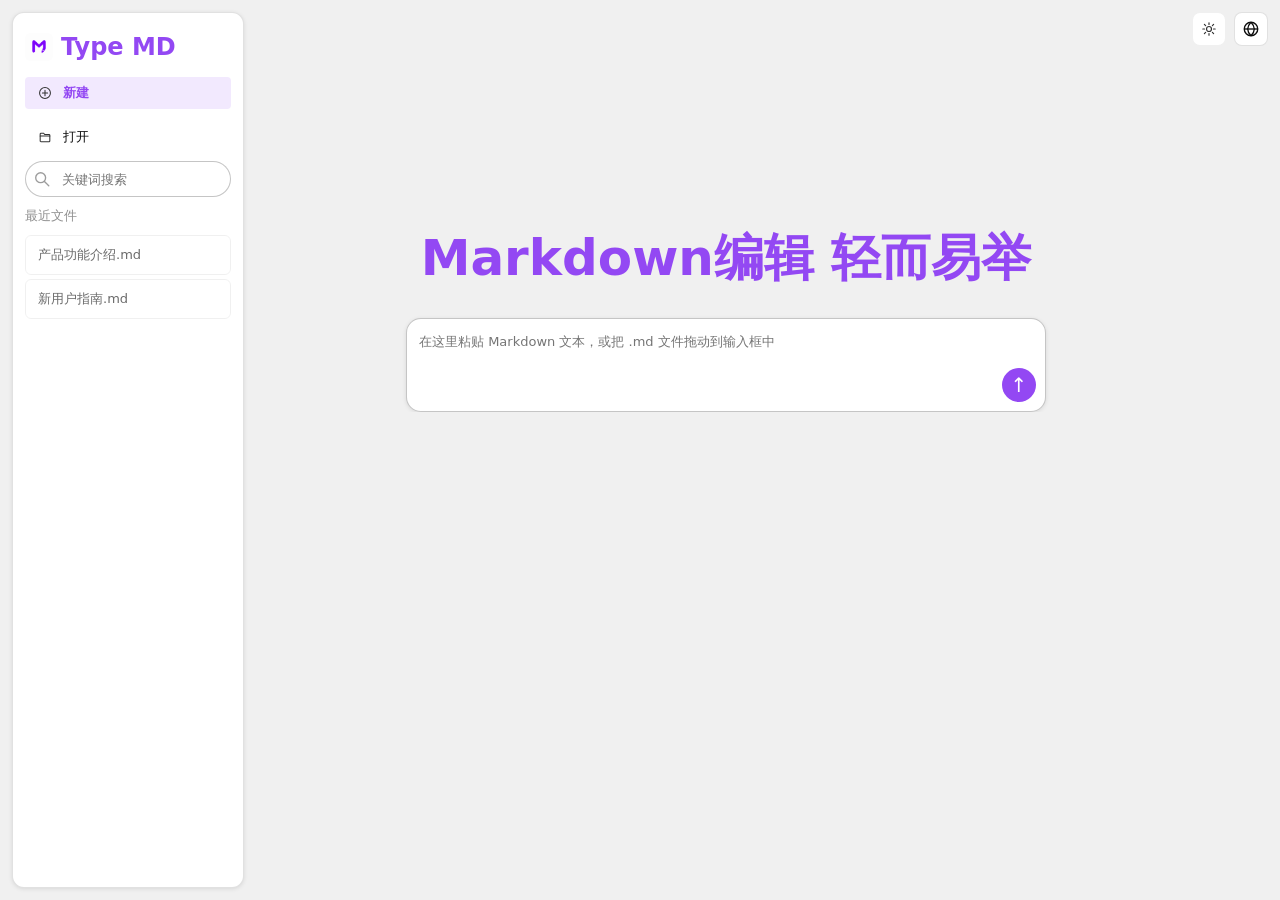
<file: index.html>
<!doctype html>
<html lang="zh-CN">
  <head>
    <meta charset="UTF-8" />
    <meta name="viewport" content="width=device-width, initial-scale=1.0" />
    <title>Markdown Editor</title>
    <style>
      @import url("./style_skill/tokens.css");
      @import url("./style_skill/reset.css");
      @import url("./style_skill/button.css");
      @import url("./style_skill/segmented.css");
      @import url("./style_skill/navigation-sidebar.css");

      :root {
        --app-color-public-normal: rgba(var(--app-color-indigo-6), 1);
        --app-color-public-hover: rgba(var(--app-color-indigo-5), 1);
        --app-color-public-pressed: rgba(var(--app-color-indigo-7), 1);
        --app-color-state-pressed-public: rgba(var(--app-color-indigo-6), 0.12);

        --app-space-1: 4px;
        --app-space-2: 8px;
        --app-space-3: 12px;
        --app-space-4: 16px;
        --app-space-5: 20px;
        --app-space-6: 24px;
        --app-control-height-m: 34px;
        --app-icon-size-m: 16px;
        --app-icon-size-s: 14px;
        --app-fmt-icon-size: 22px;
        --app-input-radius: 15px;
        --app-statusbar-height: 40px;
        --app-content-bottom-gap: 52px;
        --app-code-line-height: 1.7;
        --app-format-active-bg: rgba(var(--app-color-blue-6), 1);
        --app-icon-stroke-m: 1.6;
        --app-dark-control-bg: color-mix(in srgb, var(--app-color-fill-light) 66%, #000 34%);
        --app-dark-control-bg-hover: color-mix(in srgb, var(--app-color-fill-light) 76%, #000 24%);
        --app-dark-icon-filter: brightness(0) invert(0.92);
      }

      [data-theme="dark"] {
        --app-color-public-normal: rgba(var(--app-color-indigo-7), 1);
        --app-color-public-hover: rgba(var(--app-color-indigo-8), 1);
        --app-color-public-pressed: rgba(var(--app-color-indigo-6), 1);
        --app-format-active-bg: rgba(var(--app-color-blue-5), 1);
        --app-color-text-primary: #ffffff;
        --app-color-text-secondary: #ffffff;
        --app-color-text-tertiary: rgba(255, 255, 255, 0.82);
        --app-color-icon-primary: #ffffff;
        --app-color-icon-secondary: #ffffff;
        --app-color-line-heavy: #3f3f3f;
        --app-color-line-medium: #3f3f3f;
        --app-color-line-regular: #3f3f3f;
        --app-color-line-light: #3f3f3f;
        --app-box-shadow-small: none;
        --app-box-shadow-middle: 0 8px 20px rgba(0, 0, 0, 0.45);
      }

      [data-theme="dark"] .sidebar,
      [data-theme="dark"] .topbar,
      [data-theme="dark"] .workspace,
      [data-theme="dark"] .statusbar {
        border-color: #3f3f3f;
        background: color-mix(in srgb, var(--app-color-fill-base) 86%, #000 14%);
        box-shadow: none;
      }

      [data-theme="dark"] .theme-toggle,
      [data-theme="dark"] .view-icon-btn,
      [data-theme="dark"] .action-icon-btn.plain,
      [data-theme="dark"] .icon-btn {
        color: var(--app-color-text-primary);
      }

      [data-theme="dark"] .view-icon-btn,
      [data-theme="dark"] .action-icon-btn.plain,
      [data-theme="dark"] .theme-toggle {
        border-color: #3f3f3f;
        background: var(--app-dark-control-bg);
      }

      [data-theme="dark"] .icon-btn:hover,
      [data-theme="dark"] .action-icon-btn.plain:hover,
      [data-theme="dark"] .view-icon-btn:hover,
      [data-theme="dark"] .theme-toggle:hover,
      [data-theme="dark"] .recent-item:hover,
      [data-theme="dark"] .recent-item.is-menu-open,
      [data-theme="dark"] .recent-menu-item:hover,
      [data-theme="dark"] .export-menu button:hover,
      [data-theme="dark"] .recent-submenu button:hover {
        background: var(--app-dark-control-bg-hover);
      }

      [data-theme="dark"] .tool-icon,
      [data-theme="dark"] .fmt-icon,
      [data-theme="dark"] .view-icon,
      [data-theme="dark"] .action-icon {
        filter: var(--app-dark-icon-filter);
      }

      [data-theme="dark"] .icon-btn.is-active .fmt-icon {
        filter: brightness(0) invert(1);
      }

      [data-theme="dark"] input,
      [data-theme="dark"] textarea,
      [data-theme="dark"] select,
      [data-theme="dark"] .recent-title,
      [data-theme="dark"] .recent-item,
      [data-theme="dark"] .recent-item-more,
      [data-theme="dark"] .recent-empty,
      [data-theme="dark"] .muted,
      [data-theme="dark"] .statusbar,
      [data-theme="dark"] .app-navigation-item,
      [data-theme="dark"] #previewHost,
      [data-theme="dark"] #editorHost .cm-editor,
      [data-theme="dark"] #editorHost .cm-content,
      [data-theme="dark"] #editorHost .cm-line {
        color: #ffffff;
        caret-color: #ffffff;
      }

      [data-theme="dark"] .app-navigation-item.is-active {
        color: var(--app-color-public-normal);
      }

      [data-theme="dark"] input::placeholder,
      [data-theme="dark"] textarea::placeholder {
        color: rgba(255, 255, 255, 0.82);
        opacity: 1;
      }

      [data-theme="dark"] .input-search input,
      [data-theme="dark"] .hero-dropzone textarea,
      [data-theme="dark"] .recent-rename-input,
      [data-theme="dark"] .recent-item {
        border-color: #3f3f3f;
        color: #ffffff;
        background: color-mix(in srgb, var(--app-color-fill-base) 90%, #000 10%);
      }

      [data-theme="dark"] .hero-dropzone textarea {
        box-shadow: none;
      }

      [data-theme="dark"] .input-search::before,
      [data-theme="dark"] .app-navigation-item__icon img {
        filter: var(--app-dark-icon-filter);
      }

      [data-theme="dark"] .app-navigation-item.is-active .app-navigation-item__icon img {
        filter: brightness(0) invert(1);
      }

      [data-theme="dark"] .recent-menu,
      [data-theme="dark"] .recent-submenu,
      [data-theme="dark"] .export-menu,
      [data-theme="dark"] .lang-menu {
        border-color: var(--app-color-line-medium);
        background: color-mix(in srgb, var(--app-color-fill-base) 88%, #000 12%);
      }

      [data-theme="dark"] #previewHost pre {
        border-color: var(--app-color-line-medium);
        background: color-mix(in srgb, var(--app-color-fill-light) 70%, #000 30%);
      }

      [data-theme="dark"] #previewHost blockquote {
        border-left-color: var(--app-color-public-normal);
        background: color-mix(in srgb, var(--app-color-fill-light) 68%, #000 32%);
        color: var(--app-color-text-secondary);
      }

      [data-theme="dark"] #previewHost th {
        background: color-mix(in srgb, var(--app-color-fill-light) 74%, #000 26%);
      }

      [data-theme="dark"] #previewHost th,
      [data-theme="dark"] #previewHost td {
        border-color: var(--app-color-line-medium);
      }

      [data-theme="dark"] #editorHost .cm-gutters {
        border-right-color: var(--app-color-line-medium);
        background: color-mix(in srgb, var(--app-color-fill-base) 90%, #000 10%);
      }

      [data-theme="dark"] .icon-btn.is-inactive .fmt-icon {
        opacity: 0.35;
      }

      body {
        margin: 0;
        font-family: var(--app-font-family);
        font-size: var(--app-font-size-base);
        line-height: var(--app-font-line-height-base);
        color: var(--app-color-text-primary);
        background: var(--app-color-background-base);
        height: 100vh;
        overflow: hidden;
      }

      .app {
        height: 100%;
        min-height: 0;
        display: grid;
        grid-template-columns: 232px 1fr;
        grid-template-rows: minmax(0, 1fr);
        gap: var(--app-space-3);
        padding: var(--app-space-3);
      }

      .sidebar {
        border: 1px solid var(--app-color-line-regular);
        border-radius: var(--app-border-radius-extra-large);
        background: var(--app-color-fill-base);
        box-shadow: var(--app-box-shadow-small);
        padding: var(--app-space-4) var(--app-space-3);
        display: flex;
        flex-direction: column;
        gap: var(--app-space-3);
        min-height: 0;
        height: 100%;
        overflow: hidden;
      }

      .brand {
        display: flex;
        align-items: center;
        gap: var(--app-space-2);
        cursor: pointer;
      }

      .brand:focus-visible {
        outline: none;
        box-shadow: var(--app-box-shadow-glow);
        border-radius: var(--app-border-radius-middle);
      }

      .brand img {
        width: 28px;
        height: 28px;
        border-radius: var(--app-border-radius-middle);
        object-fit: contain;
      }

      .brand h1 {
        margin: 0;
        color: var(--app-color-public-normal);
        font-size: var(--app-font-size-xx-large);
        line-height: var(--app-font-line-height-xx-large);
        font-weight: var(--app-font-weight-bold);
      }

      .side-actions {
        display: flex;
        flex-direction: column;
        gap: var(--app-space-2);
        flex: 1;
        min-height: 0;
        overflow: hidden;
      }

      .side-actions .app-navigation-item {
        width: 100%;
        justify-content: flex-start;
        gap: 10px;
        padding-left: var(--app-space-3);
      }

      .app-navigation-item__icon svg {
        width: var(--app-icon-size-s);
        height: var(--app-icon-size-s);
        stroke: currentColor;
        fill: none;
        stroke-width: 1.4;
        stroke-linecap: round;
        stroke-linejoin: round;
      }

      .app-navigation-item__icon img,
      .app-button-prefix-icon img {
        width: var(--app-icon-size-s);
        height: var(--app-icon-size-s);
        display: block;
      }

      .input-search {
        position: relative;
      }

      .input-search input {
        width: 100%;
        height: 36px;
        border: 1px solid var(--app-color-line-medium);
        border-radius: var(--app-border-radius-circle);
        background: var(--app-color-fill-base);
        color: var(--app-color-text-primary);
        font-size: var(--app-font-size-sub-base);
        line-height: var(--app-line-height-base);
        padding: 0 var(--app-space-3) 0 36px;
      }

      .input-search::before {
        content: "";
        width: 18px;
        height: 18px;
        position: absolute;
        left: var(--app-space-2);
        top: 9px;
        background: no-repeat center / contain url("./style_skill/icons/magnifier.svg");
        opacity: var(--app-opacity-icon-hover);
      }

      .recent-title {
        color: var(--app-color-text-tertiary);
        font-size: var(--app-font-size-sub-base);
        line-height: var(--app-line-height-base);
        flex-shrink: 0;
      }

      select,
      textarea,
      input {
        border: 1px solid var(--app-color-line-medium);
        border-radius: var(--app-border-radius-large);
        background: var(--app-color-fill-base);
        color: var(--app-color-text-primary);
        font-family: var(--app-font-family);
        font-size: var(--app-font-size-sub-base);
        line-height: var(--app-line-height-base);
      }

      textarea,
      select {
        padding: var(--app-space-2) var(--app-space-3);
      }

      input:focus-visible,
      select:focus-visible,
      textarea:focus-visible,
      .app-button:focus-visible,
      .app-navigation-item:focus-visible {
        outline: none;
        border-color: var(--app-color-line-public);
        box-shadow: var(--app-box-shadow-glow);
      }

      .muted {
        color: var(--app-color-text-tertiary);
        font-size: var(--app-font-size-small);
        line-height: var(--app-line-height-small);
      }

      .content {
        height: 100%;
        min-height: 0;
        position: relative;
        display: grid;
        grid-template-rows: auto auto minmax(0, 1fr);
        gap: var(--app-space-3);
        overflow: hidden;
        padding-bottom: var(--app-content-bottom-gap);
      }

      .initial-header {
        display: flex;
        justify-content: flex-end;
        align-items: center;
        gap: var(--app-space-2);
      }

      .theme-toggle {
        width: var(--app-control-height-m);
        height: var(--app-control-height-m);
        border-radius: var(--app-border-radius-large);
        border: 1px solid var(--app-color-line-light);
        background: #ffffff;
        display: inline-flex;
        align-items: center;
        justify-content: center;
      }

      .theme-toggle:hover {
        background: #ffffff;
        border-color: var(--app-color-line-regular);
      }

      .theme-icon {
        width: 18px;
        height: 18px;
      }

      .tool-icon {
        width: var(--app-icon-size-m);
        height: var(--app-icon-size-m);
        display: block;
      }

      [data-theme="dark"] .theme-toggle {
        background: transparent;
        border-color: var(--app-color-line-medium);
      }

      [data-theme="dark"] .theme-toggle:hover {
        background: transparent;
        border-color: var(--app-color-line-regular);
      }

      .topbar {
        border: 1px solid var(--app-color-line-regular);
        border-radius: var(--app-border-radius-extra-large);
        background: var(--app-color-fill-base);
        box-shadow: var(--app-box-shadow-small);
        padding: var(--app-space-3);
        display: grid;
        grid-template-columns: auto 1fr auto;
        align-items: center;
        gap: var(--app-space-3);
      }

      .topbar-group {
        display: flex;
        align-items: center;
        flex-wrap: wrap;
        gap: var(--app-space-2);
      }

      .icon-toolbar {
        display: flex;
        align-items: center;
        gap: 6px;
      }

      .icon-toolbar.hidden {
        display: none;
      }

      .icon-btn {
        width: var(--app-control-height-m);
        height: var(--app-control-height-m);
        border: none;
        border-radius: var(--app-border-radius-small);
        background: transparent;
        color: var(--app-color-text-primary);
        font-size: var(--app-font-size-sub-base);
        line-height: 1;
        display: inline-flex;
        align-items: center;
        justify-content: center;
        cursor: pointer;
        position: relative;
      }

      .icon-btn:hover {
        background: var(--app-color-state-hover);
      }

      .icon-btn.is-active {
        background: var(--app-format-active-bg);
      }

      .icon-btn.is-active .fmt-icon {
        filter: brightness(0) invert(1);
      }

      .fmt-icon {
        width: var(--app-fmt-icon-size);
        height: var(--app-fmt-icon-size);
        display: block;
      }

      #fmtUnderlineBtn .fmt-icon {
        width: 18px;
        height: 18px;
      }

      .icon-btn.is-inactive .fmt-icon {
        opacity: 0.45;
        filter: grayscale(1) saturate(0);
      }

      #fmtCodeBtn.is-active .fmt-icon {
        filter: brightness(0) invert(1);
      }

      .icon-btn[data-tip]:hover::after {
        content: attr(data-tip);
        position: absolute;
        left: 50%;
        top: calc(100% + 8px);
        transform: translateX(-50%);
        min-width: 164px;
        max-width: 220px;
        padding: 6px 8px;
        border-radius: var(--app-border-radius-large);
        background: var(--app-color-feedback-regular);
        color: var(--app-color-text-white);
        font-size: var(--app-font-size-sub-base);
        line-height: var(--app-line-height-small);
        white-space: pre-line;
        box-shadow: var(--app-box-shadow-middle);
        z-index: 20;
        pointer-events: none;
      }

      .icon-btn[data-tip]:hover::before {
        content: "";
        position: absolute;
        left: 50%;
        top: calc(100% + 5px);
        transform: translateX(-50%) rotate(45deg);
        width: 8px;
        height: 8px;
        background: var(--app-color-feedback-regular);
        z-index: 20;
        pointer-events: none;
      }

      .view-icon-btn {
        width: 36px;
        min-width: 36px;
        padding: 0;
      }

      .view-icon {
        width: 16px;
        height: 16px;
      }

      .action-icon-btn {
        width: var(--app-control-height-m);
        min-width: var(--app-control-height-m);
        height: var(--app-control-height-m);
        padding: 0;
      }

      .action-icon-btn.plain {
        border: none;
        background: transparent;
      }

      .action-icon-btn.plain:hover {
        background: var(--app-color-state-hover);
      }

      .action-icon-btn:disabled {
        opacity: 0.45;
        cursor: not-allowed;
        pointer-events: none;
      }

      .action-icon {
        width: var(--app-icon-size-m);
        height: var(--app-icon-size-m);
      }

      .undo-redo-icon {
        width: 16px;
        height: 16px;
        display: block;
      }

      .undo-redo-icon path {
        stroke-width: var(--app-icon-stroke-m);
      }

      .top-action-group {
        position: relative;
      }

      .action-icon-btn.plain.lang-btn {
        width: var(--app-control-height-m);
        min-width: var(--app-control-height-m);
        height: var(--app-control-height-m);
        border: 1px solid var(--app-color-line-regular);
        border-radius: var(--app-border-radius-large);
        background: #ffffff;
        padding: 0;
        display: inline-flex;
        align-items: center;
        justify-content: center;
        color: var(--app-color-text-primary);
      }

      .action-icon-btn.plain.lang-btn:hover {
        background: #ffffff;
        border-color: var(--app-color-line-regular);
      }

      [data-theme="dark"] .action-icon-btn.plain.lang-btn {
        background: transparent;
      }

      [data-theme="dark"] .action-icon-btn.plain.lang-btn:hover {
        background: transparent;
        border-color: var(--app-color-line-regular);
      }

      .lang-btn-icon,
      .lang-btn-caret {
        display: inline-flex;
        align-items: center;
        justify-content: center;
      }

      .lang-btn-icon svg {
        width: 18px;
        height: 18px;
        stroke: currentColor;
        stroke-width: 1.8;
        fill: none;
      }

      .lang-menu {
        position: absolute;
        top: calc(100% + 6px);
        right: 0;
        min-width: 120px;
        border: 1px solid var(--app-color-line-regular);
        border-radius: var(--app-border-radius-middle);
        background: var(--app-color-fill-base);
        box-shadow: var(--app-box-shadow-middle);
        padding: 4px;
        display: none;
        z-index: 12;
      }

      .lang-menu.is-open {
        display: block;
      }

      .lang-menu button {
        width: 100%;
        border: none;
        background: transparent;
        color: var(--app-color-text-primary);
        text-align: left;
        font-size: var(--app-font-size-sub-base);
        line-height: var(--app-line-height-base);
        border-radius: var(--app-border-radius-small);
        padding: 7px 8px;
        cursor: pointer;
      }

      .lang-menu button:hover {
        background: var(--app-color-state-hover);
      }

      .lang-menu button.is-active {
        color: var(--app-color-text-brand);
        background: color-mix(in srgb, var(--app-color-state-hover) 62%, var(--app-color-brand-1) 38%);
      }

      .export-menu {
        position: absolute;
        top: calc(100% + 6px);
        right: 0;
        min-width: 150px;
        border: 1px solid var(--app-color-line-regular);
        border-radius: var(--app-border-radius-middle);
        background: var(--app-color-fill-base);
        box-shadow: var(--app-box-shadow-middle);
        padding: 4px;
        display: none;
        z-index: 12;
      }

      .export-menu.is-open {
        display: block;
      }

      .export-menu button {
        width: 100%;
        border: none;
        background: transparent;
        color: var(--app-color-text-primary);
        text-align: left;
        font-size: var(--app-font-size-sub-base);
        line-height: var(--app-line-height-base);
        border-radius: var(--app-border-radius-small);
        padding: 7px 8px;
        cursor: pointer;
      }

      .export-menu button:hover {
        background: var(--app-color-state-hover);
      }

      .workspace-wrap {
        min-height: 0;
        height: 100%;
        display: grid;
        grid-template-rows: auto 1fr;
        gap: var(--app-space-3);
        overflow: hidden;
      }

      [data-ui-mode="edit"] .workspace-wrap {
        display: flex;
        flex-direction: column;
        flex: 1 1 auto;
        min-height: 0;
        height: auto;
      }

      [data-ui-mode="edit"] .content {
        display: flex;
        flex-direction: column;
        min-height: 0;
      }

      [data-ui-mode="edit"] .topbar {
        flex: 0 0 auto;
      }

      [data-ui-mode="initial"] .workspace-wrap {
        display: flex;
        align-items: center;
        justify-content: center;
        padding-top: 20vh;
      }

      .hero {
        border: none;
        border-radius: var(--app-border-radius-extra-large);
        background: transparent;
        box-shadow: none;
        padding: 0;
        width: min(1040px, 100%);
      }

      .hero h2 {
        margin: 0 0 40px;
        color: var(--app-color-public-normal);
        text-align: center;
        font-size: 50px;
        line-height: var(--app-font-line-height-xxx-large);
        font-weight: var(--app-font-weight-bold);
        transform: translateX(-36px);
      }

      .hero-upload {
        max-width: 640px;
        margin: 0 auto;
        transform: translateX(-36px);
      }

      .hero-dropzone {
        position: relative;
        border: none;
        border-radius: var(--app-border-radius-large);
        padding: 0;
        transition: var(--app-all-transition);
      }

      .hero-dropzone.is-dragover {
        box-shadow: var(--app-box-shadow-glow);
      }

      .hero-dropzone textarea {
        display: block;
        width: 100%;
        min-height: 44px;
        max-height: 180px;
        resize: none;
        border-radius: var(--app-input-radius);
        border: 1px solid var(--app-color-line-medium);
        background: var(--app-color-fill-base);
        padding: var(--app-space-3);
        padding-right: 90px;
        padding-bottom: 36px;
        box-shadow: var(--app-box-shadow-small);
        overflow-y: hidden;
      }

      .hero-dropzone.is-dragover textarea {
        border-color: var(--app-color-line-public);
        min-height: 96px;
      }

      .hero-upload-btn {
        position: absolute;
        right: 10px;
        bottom: 10px;
        z-index: 2;
        width: 34px;
        min-width: 34px;
        height: 34px;
        border-radius: 999px;
        padding: 0;
      }

      .hero-upload-btn .app-button-children {
        font-size: 20px;
        line-height: 1;
      }

      .recent-list {
        display: flex;
        flex-direction: column;
        gap: var(--app-space-1);
        flex: 1;
        min-height: 0;
        overflow-y: auto;
      }

      .recent-item {
        width: 100%;
        text-align: left;
        padding: 0;
        border: 1px solid var(--app-color-line-light);
        border-radius: var(--app-border-radius-middle);
        color: var(--app-color-text-secondary);
        background: transparent;
        font-size: var(--app-font-size-sub-base);
        line-height: var(--app-line-height-base);
        cursor: default;
        position: relative;
      }

      .recent-item:hover,
      .recent-item.is-menu-open {
        background: var(--app-color-state-hover);
      }

      .recent-item-main {
        width: 100%;
        display: grid;
        grid-template-columns: 1fr auto;
        gap: var(--app-space-1);
        align-items: center;
        padding: var(--app-space-2) var(--app-space-2) var(--app-space-2) var(--app-space-3);
        cursor: pointer;
        color: inherit;
      }

      .recent-item-name {
        overflow: hidden;
        white-space: nowrap;
        text-overflow: ellipsis;
        text-align: left;
      }

      .recent-rename-input {
        width: 100%;
        height: 26px;
        border: 1px solid var(--app-color-line-public);
        border-radius: var(--app-border-radius-small);
        padding: 0 6px;
        color: var(--app-color-text-primary);
        font-size: var(--app-font-size-sub-base);
        line-height: 26px;
        background: var(--app-color-fill-base);
      }

      .recent-item-more {
        width: 24px;
        height: 24px;
        border: none;
        border-radius: var(--app-border-radius-small);
        background: transparent;
        color: var(--app-color-text-secondary);
        display: inline-flex;
        align-items: center;
        justify-content: center;
        font-size: 16px;
        line-height: 1;
        cursor: pointer;
      }

      .recent-item-more:hover {
        background: var(--app-color-state-hover);
      }

      .recent-menu {
        position: absolute;
        top: calc(100% + 4px);
        right: 6px;
        width: 172px;
        border: 1px solid var(--app-color-line-regular);
        border-radius: var(--app-border-radius-middle);
        background: var(--app-color-fill-base);
        box-shadow: var(--app-box-shadow-middle);
        padding: 4px;
        display: none;
        z-index: 10;
      }

      .recent-item.is-menu-open .recent-menu {
        display: block;
      }

      .recent-menu-item {
        width: 100%;
        border: none;
        background: transparent;
        color: var(--app-color-text-primary);
        display: flex;
        justify-content: space-between;
        align-items: center;
        padding: 7px 8px;
        border-radius: var(--app-border-radius-small);
        font-size: var(--app-font-size-sub-base);
        line-height: var(--app-line-height-base);
        cursor: pointer;
        text-align: left;
      }

      .recent-menu-item:hover {
        background: var(--app-color-state-hover);
      }

      .recent-menu-item.is-danger {
        color: var(--app-color-error-normal);
      }

      .recent-menu-item.has-submenu {
        position: relative;
      }

      .recent-menu-item.has-submenu::after {
        content: "";
        position: absolute;
        right: -8px;
        top: 0;
        width: 8px;
        height: 100%;
      }

      .recent-submenu {
        position: absolute;
        left: 100%;
        top: -4px;
        width: 120px;
        border: 1px solid var(--app-color-line-regular);
        border-radius: var(--app-border-radius-middle);
        background: var(--app-color-fill-base);
        box-shadow: var(--app-box-shadow-middle);
        padding: 4px;
        display: none;
      }

      .recent-menu-item.has-submenu:hover .recent-submenu {
        display: block;
      }

      .recent-submenu button {
        width: 100%;
        border: none;
        background: transparent;
        color: var(--app-color-text-primary);
        border-radius: var(--app-border-radius-small);
        padding: 7px 8px;
        font-size: var(--app-font-size-sub-base);
        line-height: var(--app-line-height-base);
        text-align: left;
        cursor: pointer;
      }

      .recent-submenu button:hover {
        background: var(--app-color-state-hover);
      }

      .recent-empty {
        color: var(--app-color-text-tertiary);
        font-size: var(--app-font-size-sub-base);
        line-height: var(--app-line-height-base);
        padding: var(--app-space-2) var(--app-space-1);
      }

      .workspace {
        min-height: 0;
        flex: 1 1 auto;
        height: auto;
        display: grid;
        grid-template-columns: 1fr;
        border: 1px solid var(--app-color-line-regular);
        border-radius: var(--app-border-radius-extra-large);
        background: var(--app-color-fill-base);
        box-shadow: var(--app-box-shadow-small);
      }

      .workspace.split {
        grid-template-columns: 1fr 1fr;
      }

      .panel {
        min-width: 0;
        min-height: 0;
        height: 100%;
        border-right: 1px solid var(--app-color-line-regular);
      }

      .panel:last-child {
        border-right: none;
      }

      .panel-header {
        display: none;
      }

      .panel-body {
        height: 100%;
        overflow: auto;
      }

      #editorHost {
        height: 100%;
        min-height: 280px;
      }

      #editorHost .cm-editor {
        height: 100%;
      }

      #editorHost .cm-scroller {
        overflow: auto;
        font-family: ui-monospace, SFMono-Regular, Menlo, Monaco, Consolas, "Liberation Mono", "Courier New", monospace;
        line-height: var(--app-code-line-height);
      }

      #editorHost .cm-gutters {
        padding-left: var(--app-space-2);
      }

      #editorHost .cm-content {
        min-height: 100%;
        caret-color: var(--app-color-text-primary);
        padding: var(--app-space-3) var(--app-space-5) 24px calc(var(--app-space-6) + 2px);
      }

      #editorHost .cm-line {
        padding-right: var(--app-space-2);
      }

      #editorHost .cm-focused {
        outline: none;
      }

      #previewHost {
        padding: var(--app-space-4) var(--app-space-5) var(--app-space-4) calc(var(--app-space-6) + 2px);
        color: var(--app-color-text-primary);
        min-height: 100%;
        outline: none;
      }

      #previewHost.preview-editing {
        box-shadow: inset 0 0 0 1px var(--app-color-line-public);
        border-radius: var(--app-border-radius-middle);
      }

      #previewHost p {
        white-space: pre-wrap;
        margin: 0 0 var(--app-space-2);
      }

      #previewHost p:last-child {
        margin-bottom: 0;
      }

      #previewHost ul,
      #previewHost ol {
        margin: var(--app-space-2) 0;
        padding-left: calc(var(--app-space-6) + 4px);
      }

      #previewHost ol {
        list-style-type: decimal;
      }

      #previewHost ol ol {
        list-style-type: lower-alpha;
      }

      #previewHost ol ol ol {
        list-style-type: lower-roman;
      }

      #previewHost li {
        margin: 2px 0;
      }

      #previewHost h1,
      #previewHost h2,
      #previewHost h3,
      #previewHost h4,
      #previewHost h5,
      #previewHost h6 {
        margin-top: var(--app-space-4);
      }

      #previewHost pre {
        margin: var(--app-space-4) 0;
        overflow: auto;
        border: 1px solid var(--app-color-line-light);
        border-radius: var(--app-border-radius-large);
        background: var(--app-color-fill-light);
        padding: var(--app-space-4);
      }

      #previewHost blockquote {
        margin: var(--app-space-3) 0;
        padding: var(--app-space-1) 0 var(--app-space-1) var(--app-space-3);
        border-left: 3px solid var(--app-color-line-public);
        color: var(--app-color-text-secondary);
        background: color-mix(in srgb, var(--app-color-fill-light) 84%, transparent);
        border-radius: var(--app-border-radius-small);
      }

      #previewHost table {
        width: 100%;
        border-collapse: collapse;
        margin: var(--app-space-4) 0;
      }

      #previewHost th,
      #previewHost td {
        border: 1px solid var(--app-color-line-regular);
        padding: var(--app-space-3) var(--app-space-4);
      }

      .statusbar {
        display: flex;
        justify-content: space-between;
        align-items: center;
        gap: var(--app-space-3);
        height: var(--app-statusbar-height);
        min-height: var(--app-statusbar-height);
        max-height: var(--app-statusbar-height);
        padding: 0 var(--app-space-3);
        border: 1px solid var(--app-color-line-regular);
        border-radius: var(--app-border-radius-extra-large);
        background: var(--app-color-fill-base);
        color: var(--app-color-text-secondary);
        font-size: var(--app-font-size-sub-base);
        line-height: var(--app-line-height-base);
        flex-shrink: 0;
        position: absolute;
        left: 0;
        right: 0;
        bottom: 0;
        z-index: 5;
      }

      .icon-btn:focus-visible,
      .action-icon-btn:focus-visible,
      .theme-toggle:focus-visible,
      .recent-item-more:focus-visible {
        outline: none;
        box-shadow: var(--app-box-shadow-glow);
      }

      .statusbar span {
        overflow: hidden;
        text-overflow: ellipsis;
        white-space: nowrap;
      }

      .statusbar strong {
        color: var(--app-color-text-primary);
        font-weight: var(--app-font-weight-bold);
      }

      .hidden {
        display: none;
      }

      @media (max-width: 1200px) {
        .topbar {
          grid-template-columns: 1fr;
        }
      }

      @media (max-width: 980px) {
        .app {
          grid-template-columns: 1fr;
        }
      }

      @media (max-width: 920px) {
        .workspace.split {
          grid-template-columns: 1fr;
          grid-template-rows: 1fr 1fr;
        }
      }
    </style>
  </head>
  <body data-ui-mode="initial">
    <div class="app">
      <aside class="sidebar">
        <div id="brandHome" class="brand" role="button" tabindex="0" aria-label="返回初始页" title="返回初始页">
          <img
            src="./Logo.png"
            alt="Type MD Logo"
          />
          <h1>Type MD</h1>
        </div>

        <nav class="app-navigation-vertical side-actions">
          <button id="newBtn" class="app-navigation-item is-active">
            <span class="app-navigation-item__icon" aria-hidden="true">
              <img src="./style_skill/icons/insert.svg" alt="" />
            </span>
            <span id="newBtnLabel" class="app-navigation-item__label">新建</span>
          </button>
          <button id="openBtn" class="app-navigation-item">
            <span class="app-navigation-item__icon" aria-hidden="true">
              <img src="./style_skill/icons/folder.svg" alt="" />
            </span>
            <span id="openBtnLabel" class="app-navigation-item__label">打开</span>
          </button>
          <input id="fileInput" class="hidden" type="file" accept=".md,text/markdown,text/plain" />
          <div class="input-search">
            <input
              id="searchInput"
              name="typemd-search"
              type="search"
              placeholder="关键词搜索"
              list="searchHistoryList"
              autocomplete="off"
              autocapitalize="off"
              autocorrect="off"
              spellcheck="false"
            />
            <datalist id="searchHistoryList"></datalist>
          </div>
          <span id="recentTitle" class="recent-title">最近文件</span>
          <div id="recentList" class="recent-list">
            <div class="recent-item" title="docs/产品功能介绍.md">
              <div class="recent-item-main">
                <span class="recent-item-name">产品功能介绍.md</span>
              </div>
            </div>
            <div class="recent-item" title="docs/新用户指南.md">
              <div class="recent-item-main">
                <span class="recent-item-name">新用户指南.md</span>
              </div>
            </div>
          </div>
        </nav>
      </aside>

      <main class="content">
        <header id="initialHeader" class="initial-header">
          <button id="initialThemeBtn" class="theme-toggle" type="button" aria-label="切换亮暗模式">
            <img id="initialThemeIcon" class="theme-icon tool-icon" src="./style_skill/icons/sun_yellow.svg" alt="" />
          </button>
          <div class="top-action-group lang-action-group">
            <button id="initialLangBtn" class="app-button app-button-secondary app-button-m action-icon-btn plain lang-btn" type="button" title="语言" aria-label="语言">
              <span class="lang-btn-icon" aria-hidden="true">
                <svg viewBox="0 0 24 24">
                  <circle cx="12" cy="12" r="9"></circle>
                  <path d="M3 12H21"></path>
                  <path d="M12 3C14.8 5.9 16.4 8.9 16.4 12C16.4 15.1 14.8 18.1 12 21"></path>
                  <path d="M12 3C9.2 5.9 7.6 8.9 7.6 12C7.6 15.1 9.2 18.1 12 21"></path>
                </svg>
              </span>
            </button>
            <div id="initialLangMenu" class="lang-menu">
              <button type="button" data-lang-option="zh">中文</button>
              <button type="button" data-lang-option="en">English</button>
            </div>
          </div>
        </header>

        <header class="topbar hidden">
          <div class="topbar-group">
            <div id="viewSegment" class="app-segmented-controller view-segment" role="tablist" aria-label="编辑视图切换">
              <div id="viewSourceItem" class="app-segmented-item">
                <button id="viewSourceBtn" class="app-button app-button-light app-button-m view-icon-btn" type="button" title="源码视图" aria-label="源码视图">
                  <img class="view-icon tool-icon" src="./style_skill/icons/code_ai.svg" alt="" />
                </button>
              </div>
              <div id="viewPreviewItem" class="app-segmented-item">
                <button id="viewPreviewBtn" class="app-button app-button-light app-button-m view-icon-btn" type="button" title="预览视图" aria-label="预览视图">
                  <img class="view-icon tool-icon" src="./style_skill/icons/eye.svg" alt="" />
                </button>
              </div>
              <div id="viewSplitItem" class="app-segmented-item">
                <button id="viewSplitBtn" class="app-button app-button-light app-button-m view-icon-btn" type="button" title="分栏视图" aria-label="分栏视图">
                  <img class="view-icon tool-icon" src="./style_skill/icons/columns_view_two.svg" alt="" />
                </button>
              </div>
            </div>
          </div>
          <div class="topbar-group">
            <div id="richToolbar" class="icon-toolbar hidden">
              <button id="fmtBoldBtn" class="icon-btn" type="button" aria-label="加粗" data-tip="加粗（⌘B）&#10;Markdown: **文本** 空格"><img class="fmt-icon" src="./style_skill/icons/加粗.svg" alt="" /></button>
              <button id="fmtItalicBtn" class="icon-btn" type="button" aria-label="斜体" data-tip="斜体（⌘I）&#10;Markdown: *文本* 空格"><img class="fmt-icon" src="./style_skill/icons/斜体.svg" alt="" /></button>
              <button id="fmtStrikeBtn" class="icon-btn" type="button" aria-label="删除线" data-tip="删除线（⌘Shift+X）&#10;Markdown: ~~文本~~ 空格"><img class="fmt-icon" src="./style_skill/icons/删除线.svg" alt="" /></button>
              <button id="fmtUnderlineBtn" class="icon-btn" type="button" aria-label="下划线" data-tip="下划线（⌘U）&#10;Markdown: &lt;u&gt;文本&lt;/u&gt;"><img class="fmt-icon" src="./style_skill/icons/下划线.svg" alt="" /></button>
              <button id="fmtOrderedBtn" class="icon-btn" type="button" aria-label="有序列表" data-tip="有序（⌘Shift+U）&#10;Markdown: 1. 空格"><img class="fmt-icon" src="./style_skill/icons/有序.svg" alt="" /></button>
              <button id="fmtUnorderedBtn" class="icon-btn" type="button" aria-label="无序列表" data-tip="无序（⌘Shift+Y）&#10;Markdown: - 空格"><img class="fmt-icon" src="./style_skill/icons/无序列表.svg" alt="" /></button>
              <button id="fmtQuoteBtn" class="icon-btn" type="button" aria-label="引用" data-tip="引用（⌘Shift+&gt;）&#10;Markdown: &gt; 空格"><img class="fmt-icon" src="./style_skill/icons/引用.svg" alt="" /></button>
              <button id="fmtCodeBtn" class="icon-btn is-inactive" type="button" aria-label="行内代码" data-tip="行内代码（Ctrl+E/⌘E）&#10;Markdown: `文本` 空格"><img class="fmt-icon" src="./style_skill/icons/行内代码.svg" alt="" /></button>
            </div>
          </div>
          <div class="topbar-group">
            <div id="historyActions" class="topbar-group hidden">
              <button id="undoBtn" class="app-button app-button-secondary app-button-m action-icon-btn plain" type="button" title="上一步" aria-label="上一步">
                <svg class="undo-redo-icon" viewBox="0 0 24 24" fill="none" aria-hidden="true">
                  <path d="M9 7L4 12L9 17" stroke="currentColor" stroke-width="1.8" stroke-linecap="round" stroke-linejoin="round"></path>
                  <path d="M20 12H4" stroke="currentColor" stroke-width="1.8" stroke-linecap="round"></path>
                </svg>
              </button>
              <button id="redoBtn" class="app-button app-button-secondary app-button-m action-icon-btn plain" type="button" title="下一步" aria-label="下一步">
                <svg class="undo-redo-icon" viewBox="0 0 24 24" fill="none" aria-hidden="true">
                  <path d="M15 7L20 12L15 17" stroke="currentColor" stroke-width="1.8" stroke-linecap="round" stroke-linejoin="round"></path>
                  <path d="M4 12H20" stroke="currentColor" stroke-width="1.8" stroke-linecap="round"></path>
                </svg>
              </button>
            </div>
            <button id="copyBtn" class="app-button app-button-secondary app-button-m action-icon-btn plain" type="button" title="复制" aria-label="复制">
              <img class="action-icon tool-icon" src="./style_skill/icons/copy.svg" alt="" />
            </button>
            <button id="downloadBtn" class="app-button app-button-secondary app-button-m action-icon-btn plain" type="button" title="下载" aria-label="下载">
              <img class="action-icon tool-icon" src="./style_skill/icons/download.svg" alt="" />
            </button>
            <div class="top-action-group export-action-group">
              <button id="exportBtn" class="app-button app-button-secondary app-button-m action-icon-btn plain" type="button" title="导出" aria-label="导出">
                <img class="action-icon tool-icon" src="./style_skill/icons/share_to.svg" alt="" />
              </button>
              <div id="exportMenu" class="export-menu">
                <button type="button" data-export-action="md">.md</button>
                <button type="button" data-export-action="txt">.txt</button>
                <button type="button" data-export-action="pdf">.pdf</button>
                <button type="button" data-export-action="docx">.docx</button>
                <button type="button" data-export-action="html">.html</button>
              </div>
            </div>
            <button id="deleteBtn" class="app-button app-button-light app-button-danger app-button-m action-icon-btn" type="button" title="删除" aria-label="删除">
              <img class="action-icon tool-icon" src="./style_skill/icons/trash_can.svg" alt="" />
            </button>
            <button id="themeBtn" class="theme-toggle" type="button" aria-label="切换亮暗模式">
              <img id="themeIcon" class="theme-icon tool-icon" src="./style_skill/icons/sun_yellow.svg" alt="" />
            </button>
            <div class="top-action-group lang-action-group">
              <button id="langBtn" class="app-button app-button-secondary app-button-m action-icon-btn plain lang-btn" type="button" title="语言" aria-label="语言">
                <span class="lang-btn-icon" aria-hidden="true">
                  <svg viewBox="0 0 24 24">
                    <circle cx="12" cy="12" r="9"></circle>
                    <path d="M3 12H21"></path>
                    <path d="M12 3C14.8 5.9 16.4 8.9 16.4 12C16.4 15.1 14.8 18.1 12 21"></path>
                    <path d="M12 3C9.2 5.9 7.6 8.9 7.6 12C7.6 15.1 9.2 18.1 12 21"></path>
                  </svg>
                </span>
              </button>
              <div id="langMenu" class="lang-menu">
                <button type="button" data-lang-option="zh">中文</button>
                <button type="button" data-lang-option="en">English</button>
              </div>
            </div>
          </div>
        </header>

        <section class="workspace-wrap">
          <div id="hero" class="hero">
            <h2 id="heroTitle">Markdown编辑 轻而易举</h2>
            <div class="hero-upload">
              <div id="dropZone" class="hero-dropzone">
                <textarea id="importInput" placeholder="在这里粘贴 Markdown 文本，或把 .md 文件拖动到输入框中"></textarea>
                <button id="uploadBtn" class="app-button app-button-primary app-button-m hero-upload-btn" type="button">
                  <span class="app-button-children" aria-hidden="true">↑</span>
                </button>
              </div>
            </div>
          </div>

          <section id="workspace" class="workspace split hidden">
            <article id="sourcePanel" class="panel">
              <div id="sourcePanelTitle" class="panel-header">Markdown 源码（可编辑）</div>
              <div class="panel-body">
                <div id="editorHost"></div>
              </div>
            </article>

            <article id="previewPanel" class="panel">
              <div id="previewPanelTitle" class="panel-header">预览（只读）</div>
              <div id="previewBody" class="panel-body">
                <div id="previewHost"></div>
              </div>
            </article>
          </section>
        </section>

        <footer class="statusbar hidden">
          <span id="charCount"><strong>字符数：</strong>0</span>
          <span id="pathText"><strong>路径：</strong>未选择文件</span>
        </footer>
      </main>
    </div>

    <script type="module">
      import { EditorState } from "https://esm.sh/@codemirror/state@6.7.1";
      import { EditorView, keymap, lineNumbers } from "https://esm.sh/@codemirror/view@6.28.2?deps=@codemirror/state@6.7.1";
      import { history, historyKeymap, defaultKeymap } from "https://esm.sh/@codemirror/commands@6.6.0?deps=@codemirror/state@6.7.1";
      import { searchKeymap } from "https://esm.sh/@codemirror/search@6.5.7?deps=@codemirror/state@6.7.1";
      import { markdown } from "https://esm.sh/@codemirror/lang-markdown@6.2.5?deps=@codemirror/state@6.7.1";
      import MarkdownIt from "https://esm.sh/markdown-it@14.1.0";
      import TurndownService from "https://esm.sh/turndown@7.2.0";
      import { gfm } from "https://esm.sh/turndown-plugin-gfm@1.0.2";
      import DOMPurify from "https://esm.sh/dompurify@3.1.6";
      import { jsPDF } from "https://esm.sh/jspdf@2.5.1";
      import { Document, Packer, Paragraph, HeadingLevel } from "https://esm.sh/docx@8.5.0";

      const STORAGE_KEY = "typemd-editor.current";
      const RECENT_KEY = "typemd-editor.recent";
      const SEARCH_HISTORY_KEY = "typemd-editor.search-history";
      const THEME_KEY = "typemd-editor.theme";
      const LANG_KEY = "typemd-editor.lang";
      const defaultDoc = "";
      const PRESET_DOCS = [
        {
          name: "产品功能介绍.md",
          path: "docs/产品功能介绍.md",
          url: "./docs/产品功能介绍.md",
          embedded: [
            "# 产品功能介绍",
            "",
            "## 产品定位",
            "",
            "本地 HTML Markdown 编辑器用于支持「本地优先、结构化写作、快速导出」的办公场景。",
            "",
            "## 已实现核心能力",
            "",
            "- 三视图编辑：`Source / Preview / Split`",
            "- 预览区可编辑并回写 Markdown",
            "- 富文本快捷操作：加粗、斜体、删除线、下划线、列表、引用、行内代码",
            "- 本地导入：文件选择、拖拽导入、粘贴导入",
            "- 多格式导出：`md / txt / html / pdf / docx`",
            "- 中英切换与亮暗主题",
            "",
            "## 适用场景",
            "",
            "1. AI 生成 Markdown 初稿后快速修订",
            "2. 团队内文档标准化编写与导出分发"
          ].join("\n"),
          fallback: "# 产品功能介绍\n\n预设文档加载失败，请检查 docs/产品功能介绍.md。"
        },
        {
          name: "新用户指南.md",
          path: "docs/新用户指南.md",
          url: "./docs/新用户指南.md",
          embedded: [
            "# 新用户指南",
            "",
            "## 1. 快速开始",
            "",
            "### 方式 A：新建文稿",
            "",
            "点击左侧「新建」，立即进入分栏编辑模式。",
            "",
            "### 方式 B：导入本地文件",
            "",
            "- 点击左侧「打开」选择 `.md` 文件",
            "- 或将 `.md` 文件拖拽到首页输入框",
            "",
            "### 方式 C：粘贴导入",
            "",
            "将 Markdown 文本粘贴到首页输入框，点击上传按钮。",
            "",
            "## 2. 编辑与预览",
            "",
            "- `Source`：适合精确编辑语法",
            "- `Preview`：适合所见即所得编辑",
            "- `Split`：边写边看，适合校对结构",
            "",
            "## 3. 导出交付",
            "",
            "点击顶部导出按钮，支持：",
            "",
            "- `.md`",
            "- `.txt`",
            "- `.html`",
            "- `.pdf`",
            "- `.docx`",
            "",
            "## 4. 常见问题",
            "",
            "### 预览区富文本按钮为什么有时是灰色？",
            "",
            "行内代码按钮需要先选中文本后才可用。"
          ].join("\n"),
          fallback: "# 新用户指南\n\n预设文档加载失败，请检查 docs/新用户指南.md。"
        }
      ];
      const LEGACY_PATH_MAP = {
        "02_demo/docs/产品功能介绍.md": "docs/产品功能介绍.md",
        "02_demo/docs/新用户指南.md": "docs/新用户指南.md",
        "L2_Markdown/02_demo/docs/产品功能介绍.md": "docs/产品功能介绍.md",
        "L2_Markdown/02_demo/docs/新用户指南.md": "docs/新用户指南.md"
      };

      const I18N = {
        zh: {
          navNew: "新建",
          navOpen: "打开",
          searchPlaceholder: "关键词搜索",
          recentTitle: "最近文件",
          noRecent: "无最近文件",
          noMatch: "无匹配文件",
          uiTitle: "Markdown编辑 轻而易举",
          viewSwitchAria: "编辑视图切换",
          viewSource: "源码视图",
          viewPreview: "预览视图",
          viewSplit: "分栏视图",
          sourcePanelTitle: "Markdown 源码（可编辑）",
          previewPanelTitle: "预览（可编辑）",
          undo: "上一步",
          redo: "下一步",
          copy: "复制",
          download: "下载",
          export: "导出",
          delete: "删除",
          language: "语言",
          importPlaceholder: "在这里粘贴 Markdown 文本，或把 .md 文件拖动到输入框中",
          menuRename: "重命名",
          menuDuplicate: "创建副本",
          menuMore: "更多",
          menuExport: "导出",
          menuDelete: "删除",
          draftBase: "新建文稿",
          localNewPrefix: "本地新建",
          localImportFile: "本地导入文件",
          pasteImport: "粘贴导入",
          dragImport: "拖拽导入",
          statusCharCount: "字符数：",
          statusPath: "路径：",
          pathNotSelected: "未选择文件",
          themeToDark: "切换到暗色模式",
          themeToLight: "切换到亮色模式",
          fmtBold: "加粗（⌘B）\nMarkdown: **文本** 空格",
          fmtItalic: "斜体（⌘I）\nMarkdown: *文本* 空格",
          fmtStrike: "删除线（⌘Shift+X）\nMarkdown: ~~文本~~ 空格",
          fmtUnderline: "下划线（⌘U）\nMarkdown: <u>文本</u>",
          fmtOrdered: "有序（⌘Shift+U）\nMarkdown: 1. 空格",
          fmtUnordered: "无序（⌘Shift+Y）\nMarkdown: - 空格",
          fmtQuote: "引用（⌘Shift+>）\nMarkdown: > 空格",
          fmtCode: "行内代码（Ctrl+E/⌘E）\nMarkdown: `文本` 空格",
          unsupportedFile: "仅支持 Markdown 文本或 .md 文件。",
          confirmDelete: "确认删除当前内容？此操作会清空编辑器内容。",
          exportFailed: "导出失败，请重试。"
        },
        en: {
          navNew: "New",
          navOpen: "Open",
          searchPlaceholder: "Search by keyword",
          recentTitle: "Recent Files",
          noRecent: "No recent files",
          noMatch: "No matching files",
          uiTitle: "Markdown Editing Made Easy",
          viewSwitchAria: "Editor view switch",
          viewSource: "Source View",
          viewPreview: "Preview View",
          viewSplit: "Split View",
          sourcePanelTitle: "Markdown Source (Editable)",
          previewPanelTitle: "Preview (Editable)",
          undo: "Undo",
          redo: "Redo",
          copy: "Copy",
          download: "Download",
          export: "Export",
          delete: "Delete",
          language: "Language",
          importPlaceholder: "Paste Markdown text here, or drag and drop a .md file into the input box",
          menuRename: "Rename",
          menuDuplicate: "Duplicate",
          menuMore: "More",
          menuExport: "Export",
          menuDelete: "Delete",
          draftBase: "New Draft",
          localNewPrefix: "Local New",
          localImportFile: "Local Imported File",
          pasteImport: "Pasted Import",
          dragImport: "Drag Import",
          statusCharCount: "Characters: ",
          statusPath: "Path: ",
          pathNotSelected: "No file selected",
          themeToDark: "Switch to dark mode",
          themeToLight: "Switch to light mode",
          fmtBold: "Bold (⌘B)\nMarkdown: **text**",
          fmtItalic: "Italic (⌘I)\nMarkdown: *text*",
          fmtStrike: "Strikethrough (⌘Shift+X)\nMarkdown: ~~text~~",
          fmtUnderline: "Underline (⌘U)\nMarkdown: <u>text</u>",
          fmtOrdered: "Ordered List (⌘Shift+U)\nMarkdown: 1. space",
          fmtUnordered: "Unordered List (⌘Shift+Y)\nMarkdown: - space",
          fmtQuote: "Quote (⌘Shift+>)\nMarkdown: > space",
          fmtCode: "Inline Code (Ctrl+E/⌘E)\nMarkdown: `text`",
          unsupportedFile: "Only Markdown text or .md files are supported.",
          confirmDelete: "Delete current content? This action clears editor content.",
          exportFailed: "Export failed. Please try again."
        }
      };

      const md = new MarkdownIt({
        html: true,
        linkify: true,
        breaks: false
      });

      const turndown = new TurndownService({
        headingStyle: "atx",
        codeBlockStyle: "fenced",
        emDelimiter: "*",
        bulletListMarker: "-",
        paragraphSeparator: "\n"
      });
      turndown.use(gfm);
      turndown.addRule("underlineKeepHtml", {
        filter: "u",
        replacement(content) {
          return `<u>${content}</u>`;
        }
      });

      const dom = {
        brandHome: document.getElementById("brandHome"),
        newBtn: document.getElementById("newBtn"),
        openBtn: document.getElementById("openBtn"),
        fileInput: document.getElementById("fileInput"),
        initialHeader: document.getElementById("initialHeader"),
        initialThemeBtn: document.getElementById("initialThemeBtn"),
        initialThemeIcon: document.getElementById("initialThemeIcon"),
        initialLangBtn: document.getElementById("initialLangBtn"),
        initialLangMenu: document.getElementById("initialLangMenu"),
        newBtnLabel: document.getElementById("newBtnLabel"),
        openBtnLabel: document.getElementById("openBtnLabel"),
        recentTitle: document.getElementById("recentTitle"),
        heroTitle: document.getElementById("heroTitle"),
        viewSegment: document.getElementById("viewSegment"),
        importInput: document.getElementById("importInput"),
        uploadBtn: document.getElementById("uploadBtn"),
        dropZone: document.getElementById("dropZone"),
        recentList: document.getElementById("recentList"),
        viewSourceBtn: document.getElementById("viewSourceBtn"),
        viewSourceItem: document.getElementById("viewSourceItem"),
        viewPreviewBtn: document.getElementById("viewPreviewBtn"),
        viewPreviewItem: document.getElementById("viewPreviewItem"),
        viewSplitBtn: document.getElementById("viewSplitBtn"),
        viewSplitItem: document.getElementById("viewSplitItem"),
        themeBtn: document.getElementById("themeBtn"),
        themeIcon: document.getElementById("themeIcon"),
        searchInput: document.getElementById("searchInput"),
        searchHistoryList: document.getElementById("searchHistoryList"),
        fmtBoldBtn: document.getElementById("fmtBoldBtn"),
        fmtItalicBtn: document.getElementById("fmtItalicBtn"),
        fmtStrikeBtn: document.getElementById("fmtStrikeBtn"),
        fmtUnderlineBtn: document.getElementById("fmtUnderlineBtn"),
        fmtOrderedBtn: document.getElementById("fmtOrderedBtn"),
        fmtUnorderedBtn: document.getElementById("fmtUnorderedBtn"),
        fmtQuoteBtn: document.getElementById("fmtQuoteBtn"),
        fmtCodeBtn: document.getElementById("fmtCodeBtn"),
        richToolbar: document.getElementById("richToolbar"),
        historyActions: document.getElementById("historyActions"),
        undoBtn: document.getElementById("undoBtn"),
        redoBtn: document.getElementById("redoBtn"),
        copyBtn: document.getElementById("copyBtn"),
        downloadBtn: document.getElementById("downloadBtn"),
        exportBtn: document.getElementById("exportBtn"),
        exportMenu: document.getElementById("exportMenu"),
        deleteBtn: document.getElementById("deleteBtn"),
        langBtn: document.getElementById("langBtn"),
        langMenu: document.getElementById("langMenu"),
        topbar: document.querySelector(".topbar"),
        workspace: document.getElementById("workspace"),
        sourcePanel: document.getElementById("sourcePanel"),
        editorHost: document.getElementById("editorHost"),
        previewPanel: document.getElementById("previewPanel"),
        previewBody: document.getElementById("previewBody"),
        previewHost: document.getElementById("previewHost"),
        sourcePanelTitle: document.getElementById("sourcePanelTitle"),
        previewPanelTitle: document.getElementById("previewPanelTitle"),
        hero: document.getElementById("hero"),
        statusbar: document.querySelector(".statusbar"),
        charCount: document.getElementById("charCount"),
        pathText: document.getElementById("pathText")
      };

      function readStorage(key, fallback = "") {
        try {
          const value = localStorage.getItem(key);
          return value == null ? fallback : value;
        } catch {
          return fallback;
        }
      }

      const appState = {
        markdown: "",
        viewMode: "split",
        uiMode: "initial",
        theme: readStorage(THEME_KEY, "light") || "light",
        lang: readStorage(LANG_KEY, "zh") || "zh",
        meta: { name: "untitled.md", path: "" }
      };

      let isSyncing = false;
      let view = null;
      let pendingDropFile = null;
      let openRecentMenuId = null;
      let editingRecentId = null;
      let exportMenuOpen = false;
      let langMenuOpen = false;
      let activeEditorType = "source";
      let isApplyingPreviewToSource = false;
      let suppressEditorScrollSync = false;
      let previewSyncTimer = null;
      let previewSyncSeq = 0;
      let isApplyingHistoryState = false;
      let editHistory = [""];
      let historyIndex = 0;
      const richButtons = {
        bold: document.getElementById("fmtBoldBtn"),
        italic: document.getElementById("fmtItalicBtn"),
        strike: document.getElementById("fmtStrikeBtn"),
        underline: document.getElementById("fmtUnderlineBtn"),
        ordered: document.getElementById("fmtOrderedBtn"),
        unordered: document.getElementById("fmtUnorderedBtn"),
        quote: document.getElementById("fmtQuoteBtn"),
        code: document.getElementById("fmtCodeBtn")
      };

      function t(key) {
        return I18N[appState.lang]?.[key] ?? I18N.zh[key] ?? key;
      }

      function readStoredRecent() {
        try {
          const parsed = JSON.parse(localStorage.getItem(RECENT_KEY) || "[]");
          return Array.isArray(parsed) ? parsed : [];
        } catch {
          return [];
        }
      }

      function normalizePath(path) {
        return String(path || "").replace(/\\/g, "/").replace(/^\.\//, "");
      }

      function resolveRecentPath(path) {
        const raw = String(path || "");
        const p = normalizePath(raw);
        if (LEGACY_PATH_MAP[raw]) return LEGACY_PATH_MAP[raw];
        if (LEGACY_PATH_MAP[p]) return LEGACY_PATH_MAP[p];
        const mapped = Object.entries(LEGACY_PATH_MAP).find(([from]) => p.endsWith(normalizePath(from)));
        return mapped ? mapped[1] : p;
      }

      function isObsoletePath(path) {
        const p = normalizePath(path);
        return /(?:^|\/)(?:02_demo|L2_Markdown|kd-skills|assets\/kd-icons)(?:\/|$)/.test(p);
      }

      function normalizeRecent(list) {
        const byPath = new Map();
        (Array.isArray(list) ? list : []).forEach((item, idx) => {
          if (!item) return;
          const path = resolveRecentPath(item.path);
          if (!path || isObsoletePath(path)) return;
          const next = {
            id: item.id || `${item.ts || Date.now()}-${idx}`,
            ...item,
            path,
            ts: Number.isFinite(item.ts) ? item.ts : Date.now()
          };
          const prev = byPath.get(path);
          if (!prev || next.ts >= prev.ts) byPath.set(path, next);
        });
        return [...byPath.values()].sort((a, b) => b.ts - a.ts);
      }

      function getRecentList() {
        return normalizeRecent(readStoredRecent());
      }

      function setRecentList(list) {
        try {
          localStorage.setItem(RECENT_KEY, JSON.stringify(normalizeRecent(list)));
        } catch {
          // ignore quota / private mode
        }
      }

      function sanitizeCurrentMeta() {
        const path = appState.meta?.path;
        if (!path) return;
        const resolved = resolveRecentPath(path);
        if (isObsoletePath(resolved)) {
          appState.meta = { name: "untitled.md", path: "" };
          return;
        }
        if (resolved !== path) {
          appState.meta = { ...appState.meta, path: resolved };
        }
      }

      function getSearchHistory() {
        try {
          const parsed = JSON.parse(localStorage.getItem(SEARCH_HISTORY_KEY) || "[]");
          if (!Array.isArray(parsed)) return [];
          return parsed.filter((item) => typeof item === "string" && item.trim());
        } catch {
          return [];
        }
      }

      function setSearchHistory(list) {
        localStorage.setItem(SEARCH_HISTORY_KEY, JSON.stringify(list.slice(0, 10)));
      }

      function renderSearchHistoryOptions() {
        const list = getSearchHistory();
        dom.searchHistoryList.innerHTML = list.map((item) => `<option value="${escapeHtml(item)}"></option>`).join("");
      }

      function rememberSearchKeyword(raw) {
        const keyword = String(raw || "").trim();
        if (!keyword) return;
        const next = [keyword, ...getSearchHistory().filter((item) => item !== keyword)];
        setSearchHistory(next);
        renderSearchHistoryOptions();
      }

      function fallbackPresetContent(preset) {
        return preset.embedded || preset.fallback || "";
      }

      async function fetchPresetDocContent(preset) {
        const urls = Array.from(new Set([preset.url, encodeURI(preset.url)]));
        for (const url of urls) {
          try {
            const res = await fetch(url, { cache: "no-store" });
            if (!res.ok) continue;
            const text = await res.text();
            if (text.trim()) return text;
          } catch {
            // try next candidate
          }
        }
        return fallbackPresetContent(preset);
      }

      function buildPresetRecentItem(preset, idx, content, existing) {
        const text = String(content || "").trim()
          ? content
          : fallbackPresetContent(preset);
        return {
          id: existing?.id || `preset-${idx + 1}`,
          name: existing?.name || preset.name,
          path: preset.path,
          content: text,
          ts: Number.isFinite(existing?.ts) ? existing.ts : Date.now() - idx
        };
      }

      function seedPresetRecentDocs() {
        const list = getRecentList();
        const extras = PRESET_DOCS.map((preset, idx) => {
          if (list.some((item) => item.path === preset.path)) return null;
          return buildPresetRecentItem(preset, idx, fallbackPresetContent(preset), null);
        }).filter(Boolean);
        setRecentList(extras.length ? [...list, ...extras] : list);
        renderRecent();
      }

      async function ensurePresetRecentDocs() {
        seedPresetRecentDocs();
        const list = getRecentList();
        const next = await Promise.all(
          list.map(async (item) => {
            const preset = PRESET_DOCS.find((entry) => entry.path === item.path);
            if (!preset) return item;
            if (String(item.content || "").trim()) return item;
            return buildPresetRecentItem(preset, PRESET_DOCS.indexOf(preset), await fetchPresetDocContent(preset), item);
          })
        );
        setRecentList(next);
        renderRecent();
      }

      function escapeHtml(value) {
        return String(value)
          .replace(/&/g, "&amp;")
          .replace(/</g, "&lt;")
          .replace(/>/g, "&gt;")
          .replace(/"/g, "&quot;")
          .replace(/'/g, "&#039;");
      }

      function saveRecent(entry) {
        const list = getRecentList().filter((item) => item.name !== entry.name || item.path !== entry.path);
        list.unshift({ ...entry, id: `r-${Date.now()}-${Math.random().toString(36).slice(2, 8)}`, ts: Date.now() });
        setRecentList(list);
        renderRecent();
      }

      function renderRecent() {
        const list = getRecentList();
        const keyword = dom.searchInput.value.trim().toLowerCase();
        const filtered = keyword
          ? list.filter((item) => `${item.name || ""}\n${item.content || ""}`.toLowerCase().includes(keyword))
          : list;

        dom.recentList.innerHTML = "";
        if (!filtered.length) {
          dom.recentList.innerHTML = `<span class="recent-empty">${keyword ? t("noMatch") : t("noRecent")}</span>`;
          return;
        }
        dom.recentList.innerHTML = filtered
          .map(
            (item) => `
            <div class="recent-item ${openRecentMenuId === item.id ? "is-menu-open" : ""}" data-recent-id="${item.id}" title="${item.path}">
              <div class="recent-item-main" data-action="open" data-recent-id="${item.id}" role="button" tabindex="0">
                ${
                  editingRecentId === item.id
                    ? `<input class="recent-rename-input" data-action="rename-inline" data-recent-id="${item.id}" value="${escapeHtml(item.name)}" />`
                    : `<span class="recent-item-name">${escapeHtml(item.name)}</span>`
                }
                <button class="recent-item-more" type="button" data-action="toggle-menu" data-recent-id="${item.id}" aria-label="${t("menuMore")}">⋯</button>
              </div>
              <div class="recent-menu">
                <button class="recent-menu-item" type="button" data-action="rename" data-recent-id="${item.id}">${t("menuRename")}</button>
                <button class="recent-menu-item" type="button" data-action="duplicate" data-recent-id="${item.id}">${t("menuDuplicate")}</button>
                <div class="recent-menu-item has-submenu">
                  <span>${t("menuExport")}</span><span>›</span>
                  <div class="recent-submenu">
                    <button type="button" data-action="export" data-format="md" data-recent-id="${item.id}">.md</button>
                    <button type="button" data-action="export" data-format="pdf" data-recent-id="${item.id}">.pdf</button>
                    <button type="button" data-action="export" data-format="txt" data-recent-id="${item.id}">.txt</button>
                    <button type="button" data-action="export" data-format="docx" data-recent-id="${item.id}">.docx</button>
                    <button type="button" data-action="export" data-format="html" data-recent-id="${item.id}">.html</button>
                  </div>
                </div>
                <button class="recent-menu-item is-danger" type="button" data-action="delete" data-recent-id="${item.id}">${t("menuDelete")}</button>
              </div>
            </div>`
          )
          .join("");

        if (editingRecentId) {
          requestAnimationFrame(() => {
            const input = dom.recentList.querySelector(`[data-action="rename-inline"][data-recent-id="${editingRecentId}"]`);
            if (!input) return;
            input.focus();
            input.select();
          });
        }
      }

      function saveCurrentToStorage() {
        const payload = {
          doc: appState.markdown,
          meta: appState.meta,
          theme: appState.theme,
          lang: appState.lang,
          viewMode: appState.viewMode,
          uiMode: appState.uiMode,
          updatedAt: Date.now()
        };
        try {
          localStorage.setItem(STORAGE_KEY, JSON.stringify(payload));
        } catch {
          // ignore quota / private mode
        }
      }

      function touchRecentForCurrentDoc() {
        const path = appState.meta?.path;
        if (!path || appState.uiMode !== "edit") return;
        const list = getRecentList();
        const idx = list.findIndex((item) => item.path === path);
        if (idx < 0) return;
        list[idx] = {
          ...list[idx],
          name: appState.meta.name || list[idx].name,
          content: appState.markdown,
          ts: Date.now()
        };
        setRecentList(list);
        renderRecent();
      }

      function loadCurrentFromStorage() {
        try {
          const raw = localStorage.getItem(STORAGE_KEY);
          if (!raw) return null;
          return JSON.parse(raw);
        } catch {
          return null;
        }
      }

      function renderPreview(markdownText) {
        const unsafeHtml = md.render(markdownText);
        const safeHtml = DOMPurify.sanitize(unsafeHtml);
        dom.previewHost.innerHTML = safeHtml;
      }

      function normalizeEditableHtmlForMarkdown(root) {
        const clone = root.cloneNode(true);
        const all = clone.querySelectorAll("*");
        all.forEach((node) => {
          node.removeAttribute("style");
          node.removeAttribute("class");
          Array.from(node.attributes || []).forEach((attr) => {
            if (attr.name.startsWith("data-")) node.removeAttribute(attr.name);
          });
          if (node.tagName === "B") {
            const strong = document.createElement("strong");
            strong.innerHTML = node.innerHTML;
            node.replaceWith(strong);
          }
          if (node.tagName === "I") {
            const em = document.createElement("em");
            em.innerHTML = node.innerHTML;
            node.replaceWith(em);
          }
        });

        const divNodes = Array.from(clone.querySelectorAll("div"));
        divNodes.forEach((div) => {
          const parentTag = div.parentElement?.tagName;
          if (parentTag === "LI" || parentTag === "BLOCKQUOTE") return;
          const p = document.createElement("p");
          p.innerHTML = div.innerHTML || "<br>";
          div.replaceWith(p);
        });

        return clone;
      }

      function shouldUsePlainTextExtraction(root) {
        // 纯“行文本+行内样式”场景走按行序列化，避免浏览器把多行并成一段后丢换行
        return !root.querySelector("h1,h2,h3,h4,h5,h6,ul,ol,li,blockquote,pre,table,hr,img,figure,video,iframe");
      }

      function markdownFromInlineHtmlSegment(html) {
        if (!html || !html.trim()) return "";
        return turndown
          .turndown(html)
          .replace(/\r\n/g, "\n")
          .replace(/\u00A0/g, " ")
          .replace(/\n{2,}/g, "\n")
          .replace(/[ \t]+$/gm, "")
          .trim();
      }

      function markdownLinesFromParagraphLikeElement(el) {
        const marker = "__BR_MARK__";
        const clone = el.cloneNode(true);
        clone.querySelectorAll("br").forEach((br) => br.replaceWith(marker));
        return clone.innerHTML.split(marker).map((seg) => markdownFromInlineHtmlSegment(seg));
      }

      function markdownFromPlainPreview(root) {
        const lines = [];
        Array.from(root.childNodes).forEach((node) => {
          if (node.nodeType === Node.TEXT_NODE) {
            const textLines = (node.textContent || "")
              .replace(/\r\n/g, "\n")
              .replace(/\u00A0/g, " ")
              .split("\n")
              .map((line) => line.replace(/[ \t]+$/g, ""));
            lines.push(...textLines);
            return;
          }
          if (node.nodeType !== Node.ELEMENT_NODE) return;
          const el = node;
          if (el.tagName === "BR") {
            lines.push("");
            return;
          }
          if (el.tagName === "P" || el.tagName === "DIV") {
            lines.push(...markdownLinesFromParagraphLikeElement(el));
            return;
          }
          const blockMarkdown = turndown.turndown(el.outerHTML || "").replace(/\r\n/g, "\n").trimEnd();
          if (!blockMarkdown) {
            lines.push("");
            return;
          }
          lines.push(...blockMarkdown.split("\n"));
        });
        const normalized = lines.map((line) => (/^\s*$/.test(line || "") ? "" : line));
        while (normalized.length > 0 && normalized[0] === "") normalized.shift();
        while (normalized.length > 0 && normalized[normalized.length - 1] === "") normalized.pop();
        return normalized.join("\n");
      }

      function markdownFromPreviewHtml() {
        const normalizedRoot = normalizeEditableHtmlForMarkdown(dom.previewHost);
        if (shouldUsePlainTextExtraction(normalizedRoot)) {
          return markdownFromPlainPreview(normalizedRoot);
        }
        return turndown.turndown(normalizedRoot.innerHTML || "");
      }

      function getPreviewCopyPayload() {
        const selection = window.getSelection();
        const hasPreviewSelection =
          !!selection &&
          selection.rangeCount > 0 &&
          !selection.isCollapsed &&
          dom.previewHost.contains(selection.anchorNode) &&
          dom.previewHost.contains(selection.focusNode);

        let html = "";
        let text = "";
        if (hasPreviewSelection) {
          const fragment = selection.getRangeAt(0).cloneContents();
          const wrap = document.createElement("div");
          wrap.appendChild(fragment);
          html = wrap.innerHTML;
          text = wrap.innerText || selection.toString();
        } else {
          html = dom.previewHost.innerHTML || "";
          text = dom.previewHost.innerText || "";
        }
        text = text.replace(/\r\n/g, "\n").trimEnd();
        return { html, text };
      }

      function syncPreviewToMarkdown(immediate = false) {
        const seq = ++previewSyncSeq;
        const commit = () => {
          if (!immediate && activeEditorType !== "preview") return;
          if (seq !== previewSyncSeq) return;
          const converted = markdownFromPreviewHtml();
          setMarkdown(converted, { fromPreview: true });
        };
        if (immediate) {
          if (previewSyncTimer) clearTimeout(previewSyncTimer);
          previewSyncTimer = null;
          commit();
          return;
        }
        if (previewSyncTimer) clearTimeout(previewSyncTimer);
        previewSyncTimer = setTimeout(() => {
          previewSyncTimer = null;
          commit();
        }, 120);
      }

      function getSelectionRangeInPreview() {
        const selection = window.getSelection();
        if (!selection || selection.rangeCount === 0) return null;
        const range = selection.getRangeAt(0);
        if (!dom.previewHost.contains(range.startContainer) || !dom.previewHost.contains(range.endContainer)) {
          return null;
        }
        return range;
      }

      function closestTag(node, tagName) {
        let current = node?.nodeType === Node.TEXT_NODE ? node.parentElement : node;
        while (current && current !== dom.previewHost) {
          if (current.tagName === tagName) return current;
          current = current.parentElement;
        }
        return null;
      }

      function closestTags(node, tagNames) {
        let current = node?.nodeType === Node.TEXT_NODE ? node.parentElement : node;
        while (current && current !== dom.previewHost) {
          if (tagNames.includes(current.tagName)) return current;
          current = current.parentElement;
        }
        return null;
      }

      function isVisualEmpty(node) {
        if (!node) return true;
        const text = (node.textContent || "").replace(/\u200B/g, "").trim();
        if (text.length > 0) return false;
        return !node.querySelector("img,hr,table,pre,code,input,video,iframe");
      }

      function placeCaretAtStart(node) {
        const range = document.createRange();
        range.selectNodeContents(node);
        range.collapse(true);
        const selection = window.getSelection();
        selection?.removeAllRanges();
        selection?.addRange(range);
      }

      function handlePreviewKeydown(event) {
        if (activeEditorType !== "preview") return;

        if (event.key === "Tab") {
          const range = getSelectionRangeInPreview();
          if (!range) return;
          const inListItem = closestTag(range.startContainer, "LI");
          if (!inListItem) return;
          event.preventDefault();
          document.execCommand(event.shiftKey ? "outdent" : "indent");
          syncPreviewToMarkdown(true);
          return;
        }

        // Enter 行为交由浏览器 contenteditable 默认处理，避免自定义节点操作误删内容。
      }

      function getScrollRatio(scroller) {
        const max = Math.max(1, scroller.scrollHeight - scroller.clientHeight);
        return scroller.scrollTop / max;
      }

      function setScrollRatio(scroller, ratio) {
        const max = Math.max(1, scroller.scrollHeight - scroller.clientHeight);
        scroller.scrollTop = Math.max(0, Math.min(max, ratio * max));
      }

      function updateStatus() {
        dom.charCount.innerHTML = `<strong>${t("statusCharCount")}</strong>${appState.markdown.length}`;
        dom.pathText.innerHTML = `<strong>${t("statusPath")}</strong>${appState.meta.path || t("pathNotSelected")}`;
      }

      function updateUndoRedoButtons() {
        const hasEdits = editHistory.length > 1;
        dom.historyActions.classList.toggle("hidden", !hasEdits);
        dom.undoBtn.disabled = !hasEdits || historyIndex <= 0;
        dom.redoBtn.disabled = !hasEdits || historyIndex >= editHistory.length - 1;
      }

      function resetEditHistory(markdownText) {
        editHistory = [markdownText];
        historyIndex = 0;
        updateUndoRedoButtons();
      }

      function pushEditHistorySnapshot(markdownText) {
        if (isApplyingHistoryState) return;
        if (editHistory[historyIndex] === markdownText) {
          updateUndoRedoButtons();
          return;
        }
        if (historyIndex < editHistory.length - 1) {
          editHistory = editHistory.slice(0, historyIndex + 1);
        }
        editHistory.push(markdownText);
        historyIndex = editHistory.length - 1;
        updateUndoRedoButtons();
      }

      function applyHistoryState(nextIndex) {
        if (nextIndex < 0 || nextIndex >= editHistory.length || nextIndex === historyIndex) return;
        historyIndex = nextIndex;
        isApplyingHistoryState = true;
        setMarkdown(editHistory[historyIndex], { fromHistory: true });
        isApplyingHistoryState = false;
        updateUndoRedoButtons();
      }

      function setUiMode(mode) {
        appState.uiMode = mode;
        document.body.dataset.uiMode = mode;
        const isInitial = mode === "initial";

        dom.initialHeader.classList.toggle("hidden", !isInitial);
        dom.hero.classList.toggle("hidden", !isInitial);
        dom.topbar.classList.toggle("hidden", isInitial);
        dom.workspace.classList.toggle("hidden", isInitial);
        dom.statusbar.classList.toggle("hidden", isInitial);
        if (!isInitial) {
          requestAnimationFrame(() => {
            view?.focus();
          });
        }
        saveCurrentToStorage();
        updateUndoRedoButtons();
      }

      function setActiveEditorType(type) {
        activeEditorType = type;
        if (type === "source" && previewSyncTimer) {
          clearTimeout(previewSyncTimer);
          previewSyncTimer = null;
        }
        if (type === "source") {
          previewSyncSeq += 1;
        }
        const previewAvailable = appState.viewMode !== "source" && appState.uiMode === "edit";
        const showRich = previewAvailable && activeEditorType === "preview";
        dom.richToolbar.classList.toggle("hidden", !showRich);
        dom.previewHost.classList.toggle("preview-editing", showRich);
      }

      function setExportMenuOpen(open) {
        exportMenuOpen = open;
        dom.exportMenu.classList.toggle("is-open", open);
      }

      function setLangMenuOpen(open) {
        langMenuOpen = open;
        dom.langMenu.classList.toggle("is-open", open);
        dom.initialLangMenu.classList.toggle("is-open", open);
        dom.langBtn.classList.toggle("is-open", open);
        dom.initialLangBtn.classList.toggle("is-open", open);
      }

      function applyLanguage(lang) {
        appState.lang = lang === "en" ? "en" : "zh";
        localStorage.setItem(LANG_KEY, appState.lang);
        document.documentElement.lang = appState.lang === "en" ? "en" : "zh-CN";
        dom.newBtnLabel.textContent = t("navNew");
        dom.openBtnLabel.textContent = t("navOpen");
        dom.searchInput.placeholder = t("searchPlaceholder");
        dom.recentTitle.textContent = t("recentTitle");
        dom.heroTitle.textContent = t("uiTitle");
        dom.importInput.placeholder = t("importPlaceholder");
        dom.viewSegment.setAttribute("aria-label", t("viewSwitchAria"));
        dom.viewSourceBtn.title = t("viewSource");
        dom.viewSourceBtn.setAttribute("aria-label", t("viewSource"));
        dom.viewPreviewBtn.title = t("viewPreview");
        dom.viewPreviewBtn.setAttribute("aria-label", t("viewPreview"));
        dom.viewSplitBtn.title = t("viewSplit");
        dom.viewSplitBtn.setAttribute("aria-label", t("viewSplit"));
        dom.sourcePanelTitle.textContent = t("sourcePanelTitle");
        dom.previewPanelTitle.textContent = t("previewPanelTitle");
        dom.fmtBoldBtn.setAttribute("aria-label", t("fmtBold").split("\n")[0]);
        dom.fmtBoldBtn.dataset.tip = t("fmtBold");
        dom.fmtItalicBtn.setAttribute("aria-label", t("fmtItalic").split("\n")[0]);
        dom.fmtItalicBtn.dataset.tip = t("fmtItalic");
        dom.fmtStrikeBtn.setAttribute("aria-label", t("fmtStrike").split("\n")[0]);
        dom.fmtStrikeBtn.dataset.tip = t("fmtStrike");
        dom.fmtUnderlineBtn.setAttribute("aria-label", t("fmtUnderline").split("\n")[0]);
        dom.fmtUnderlineBtn.dataset.tip = t("fmtUnderline");
        dom.fmtOrderedBtn.setAttribute("aria-label", t("fmtOrdered").split("\n")[0]);
        dom.fmtOrderedBtn.dataset.tip = t("fmtOrdered");
        dom.fmtUnorderedBtn.setAttribute("aria-label", t("fmtUnordered").split("\n")[0]);
        dom.fmtUnorderedBtn.dataset.tip = t("fmtUnordered");
        dom.fmtQuoteBtn.setAttribute("aria-label", t("fmtQuote").split("\n")[0]);
        dom.fmtQuoteBtn.dataset.tip = t("fmtQuote");
        dom.fmtCodeBtn.setAttribute("aria-label", t("fmtCode").split("\n")[0]);
        dom.fmtCodeBtn.dataset.tip = t("fmtCode");
        dom.undoBtn.title = t("undo");
        dom.undoBtn.setAttribute("aria-label", t("undo"));
        dom.redoBtn.title = t("redo");
        dom.redoBtn.setAttribute("aria-label", t("redo"));
        dom.copyBtn.title = t("copy");
        dom.copyBtn.setAttribute("aria-label", t("copy"));
        dom.downloadBtn.title = t("download");
        dom.downloadBtn.setAttribute("aria-label", t("download"));
        dom.exportBtn.title = t("export");
        dom.exportBtn.setAttribute("aria-label", t("export"));
        dom.deleteBtn.title = t("delete");
        dom.deleteBtn.setAttribute("aria-label", t("delete"));
        dom.langBtn.title = t("language");
        dom.langBtn.setAttribute("aria-label", t("language"));
        dom.initialLangBtn.title = t("language");
        dom.initialLangBtn.setAttribute("aria-label", t("language"));
        document.querySelectorAll("#langMenu [data-lang-option], #initialLangMenu [data-lang-option]").forEach((btn) => {
          const active = btn.dataset.langOption === appState.lang;
          btn.classList.toggle("is-active", active);
          btn.setAttribute("aria-pressed", active ? "true" : "false");
        });
        applyTheme(appState.theme);
        renderRecent();
        updateStatus();
      }

      function setViewMode(mode) {
        if (activeEditorType === "preview") {
          syncPreviewToMarkdown(true);
        }
        appState.viewMode = mode;
        dom.viewSourceItem.classList.toggle("is-active", mode === "source");
        dom.viewPreviewItem.classList.toggle("is-active", mode === "preview");
        dom.viewSplitItem.classList.toggle("is-active", mode === "split");

        dom.workspace.classList.toggle("split", mode === "split");
        dom.sourcePanel.classList.toggle("hidden", mode === "preview");
        dom.previewPanel.classList.toggle("hidden", mode === "source");
        const previewEditable = mode !== "source";
        dom.previewHost.setAttribute("contenteditable", previewEditable ? "true" : "false");
        if (!previewEditable) {
          setActiveEditorType("source");
        } else if (mode === "preview") {
          setActiveEditorType("preview");
          requestAnimationFrame(() => dom.previewHost.focus());
        }
        saveCurrentToStorage();
      }

      function applyTheme(theme) {
        appState.theme = theme;
        document.documentElement.dataset.theme = appState.theme;
        const isDark = appState.theme === "dark";
        const iconPath = isDark ? "./style_skill/icons/moon.svg" : "./style_skill/icons/sun_yellow.svg";
        const nextLabel = isDark ? t("themeToLight") : t("themeToDark");
        dom.themeIcon.src = iconPath;
        dom.initialThemeIcon.src = iconPath;
        dom.themeBtn.setAttribute("aria-label", nextLabel);
        dom.initialThemeBtn.setAttribute("aria-label", nextLabel);
        dom.themeBtn.title = nextLabel;
        dom.initialThemeBtn.title = nextLabel;
        localStorage.setItem(THEME_KEY, appState.theme);
        saveCurrentToStorage();
      }

      function debounce(fn, wait = 200) {
        let t = null;
        return (...args) => {
          if (t) clearTimeout(t);
          t = setTimeout(() => fn(...args), wait);
        };
      }

      function replaceDoc(text) {
        view.dispatch({
          changes: { from: 0, to: view.state.doc.length, insert: text }
        });
      }

      function setMarkdown(nextMarkdown, options = { fromEditor: false, fromPreview: false, fromHistory: false }) {
        appState.markdown = nextMarkdown;
        if (!options.fromEditor && view && view.state.doc.toString() !== nextMarkdown) {
          const previewRatioBefore = getScrollRatio(dom.previewBody);
          if (options.fromPreview) {
            isApplyingPreviewToSource = true;
            suppressEditorScrollSync = true;
          }
          replaceDoc(nextMarkdown);
          if (options.fromPreview) {
            isApplyingPreviewToSource = false;
            requestAnimationFrame(() => {
              setScrollRatio(dom.previewBody, previewRatioBefore);
              suppressEditorScrollSync = false;
            });
          }
        }
        if (!options.fromPreview) {
          renderPreview(appState.markdown);
        }
        if ((options.fromEditor || options.fromPreview) && !options.fromHistory) {
          pushEditHistorySnapshot(nextMarkdown);
        }
        updateStatus();
        debouncedSave();
      }

      function replaceSelection(insertText, cursorOffset = 0) {
        const sel = view.state.selection.main;
        const from = sel.from;
        const to = sel.to;
        view.dispatch({
          changes: { from, to, insert: insertText },
          selection: { anchor: from + insertText.length + cursorOffset }
        });
        view.focus();
      }

      function wrapSelection(prefix, suffix = prefix) {
        const sel = view.state.selection.main;
        const selected = view.state.doc.sliceString(sel.from, sel.to);
        if (!selected) {
          replaceSelection(`${prefix}${suffix}`, -suffix.length);
          return;
        }
        replaceSelection(`${prefix}${selected}${suffix}`);
      }

      function applyLinePrefix(prefix, ordered = false) {
        const sel = view.state.selection.main;
        const fromLine = view.state.doc.lineAt(sel.from);
        const toLine = view.state.doc.lineAt(sel.to);
        const changes = [];
        let orderNum = 1;
        for (let i = fromLine.number; i <= toLine.number; i += 1) {
          const line = view.state.doc.line(i);
          const insert = ordered ? `${orderNum}. ` : prefix;
          changes.push({ from: line.from, insert });
          orderNum += 1;
        }
        view.dispatch({ changes });
        view.focus();
      }

      function getNextNewDraftName() {
        const list = getRecentList();
        const used = new Set(
          list.map((item) =>
            (item.name || "")
              .replace(/\.md$/i, "")
              .trim()
          )
        );
        const base = t("draftBase");
        if (!used.has(base)) return base;
        let i = 1;
        while (used.has(`${base}${i}`)) i += 1;
        return `${base}${i}`;
      }

      function createNewDraft() {
        const baseName = getNextNewDraftName();
        const fileName = `${baseName}.md`;
        const path = `${t("localNewPrefix")}/${fileName}`;
        appState.meta = { name: fileName, path };
        setMarkdown("");
        saveRecent({
          name: fileName,
          path,
          content: "",
          ts: Date.now()
        });
        setUiMode("edit");
        setViewMode("split");
        resetEditHistory(appState.markdown);
      }

      function autoResizeImportInput() {
        const input = dom.importInput;
        const minHeight = 44;
        const maxHeight = 180;
        input.style.height = `${minHeight}px`;
        const nextHeight = Math.min(maxHeight, Math.max(minHeight, input.scrollHeight));
        input.style.height = `${nextHeight}px`;
        input.style.overflowY = input.scrollHeight > maxHeight ? "auto" : "hidden";
      }

      async function importFile(file) {
        if (!file) return;
        const text = await file.text();
        appState.meta = { name: file.name || "imported.md", path: file.name || t("localImportFile") };
        saveRecent({ ...appState.meta, content: text });
        setMarkdown(text);
        setUiMode("edit");
        setViewMode("split");
        resetEditHistory(appState.markdown);
      }

      function importFromText(content, meta = { name: "pasted.md", path: t("pasteImport") }) {
        if (!content.trim()) return;
        appState.meta = meta;
        saveRecent({ ...appState.meta, content });
        setMarkdown(content);
        setUiMode("edit");
        setViewMode("split");
        resetEditHistory(appState.markdown);
      }

      async function stageDroppedFile(file) {
        if (!file) return;
        if (!/\.md$/i.test(file.name) && !file.type.includes("markdown") && file.type !== "text/plain") {
          alert(t("unsupportedFile"));
          return;
        }
        const text = await file.text();
        pendingDropFile = { name: file.name, path: file.name || t("dragImport"), content: text };
        dom.importInput.value = text;
        autoResizeImportInput();
      }

      function handleCenterUpload() {
        if (pendingDropFile) {
          importFromText(pendingDropFile.content, { name: pendingDropFile.name, path: pendingDropFile.path });
          pendingDropFile = null;
          dom.importInput.value = "";
          autoResizeImportInput();
          return;
        }
        const content = dom.importInput.value;
        if (!content.trim()) return;
        importFromText(content, { name: "pasted.md", path: t("pasteImport") });
        dom.importInput.value = "";
        autoResizeImportInput();
      }

      function triggerBlobDownload(blob, filename) {
        const url = URL.createObjectURL(blob);
        const a = document.createElement("a");
        a.href = url;
        a.download = filename;
        a.click();
        URL.revokeObjectURL(url);
      }

      function markdownToPlainText(markdownText) {
        const rendered = DOMPurify.sanitize(md.render(markdownText || ""));
        const div = document.createElement("div");
        div.innerHTML = rendered;
        return (div.innerText || "").replace(/\r\n/g, "\n");
      }

      function buildExportHtml(name, markdownText) {
        const rendered = DOMPurify.sanitize(md.render(markdownText || ""));
        const title = (name || "untitled.md").replace(/\.[^/.]+$/, "");
        return `<!doctype html>
<html lang="zh-CN">
  <head>
    <meta charset="UTF-8" />
    <meta name="viewport" content="width=device-width, initial-scale=1.0" />
    <title>${escapeHtml(title)}</title>
    <style>
      body { font-family: -apple-system, BlinkMacSystemFont, "Segoe UI", "PingFang SC", "Microsoft YaHei", sans-serif; line-height: 1.7; color: #222; max-width: 900px; margin: 32px auto; padding: 0 20px; }
      pre { background: #f6f8fa; border-radius: 8px; padding: 12px 14px; overflow: auto; }
      code { background: #f2f4f6; border-radius: 4px; padding: 1px 4px; }
      blockquote { border-left: 3px solid #b7c1d0; margin: 12px 0; padding: 4px 0 4px 12px; color: #57606a; }
      table { border-collapse: collapse; width: 100%; margin: 12px 0; }
      th, td { border: 1px solid #d0d7de; padding: 8px 10px; text-align: left; }
    </style>
  </head>
  <body>${rendered}</body>
</html>`;
      }

      function markdownToDocxParagraphs(markdownText) {
        const lines = (markdownText || "").replace(/\r\n/g, "\n").split("\n");
        return lines.map((line) => {
          const heading = line.match(/^(#{1,6})\s+(.+)$/);
          if (heading) {
            const level = heading[1].length;
            const headingMap = {
              1: HeadingLevel.HEADING_1,
              2: HeadingLevel.HEADING_2,
              3: HeadingLevel.HEADING_3,
              4: HeadingLevel.HEADING_4,
              5: HeadingLevel.HEADING_5,
              6: HeadingLevel.HEADING_6
            };
            return new Paragraph({
              heading: headingMap[level] || HeadingLevel.HEADING_3,
              text: heading[2].replace(/[*_`~]/g, "")
            });
          }
          const quote = line.match(/^>\s?(.*)$/);
          if (quote) return new Paragraph({ text: `> ${quote[1].replace(/[*_`~]/g, "")}` });
          const ordered = line.match(/^\d+\.\s+(.+)$/);
          if (ordered) return new Paragraph({ text: `1. ${ordered[1].replace(/[*_`~]/g, "")}` });
          const unordered = line.match(/^[-*+]\s+(.+)$/);
          if (unordered) return new Paragraph({ text: `- ${unordered[1].replace(/[*_`~]/g, "")}` });
          return new Paragraph({ text: line.replace(/[*_`~]/g, "") });
        });
      }

      async function createPdfBlob(name, markdownText) {
        const pdf = new jsPDF({ unit: "pt", format: "a4" });
        const title = (name || "untitled.md").replace(/\.[^/.]+$/, "");
        const content = `${title}\n\n${markdownToPlainText(markdownText)}`;
        const margin = 40;
        const width = pdf.internal.pageSize.getWidth() - margin * 2;
        const lines = pdf.splitTextToSize(content, width);
        let y = 50;
        pdf.setFont("helvetica", "normal");
        pdf.setFontSize(12);
        lines.forEach((line) => {
          if (y > pdf.internal.pageSize.getHeight() - 40) {
            pdf.addPage();
            y = 50;
          }
          pdf.text(line, margin, y);
          y += 20;
        });
        return pdf.output("blob");
      }

      async function createDocxBlob(markdownText) {
        const doc = new Document({
          sections: [
            {
              properties: {},
              children: markdownToDocxParagraphs(markdownText)
            }
          ]
        });
        return Packer.toBlob(doc);
      }

      async function downloadCurrent() {
        await downloadAs(appState.meta.name || "untitled.md", appState.markdown || "", "md");
      }

      async function downloadAs(name, content, ext) {
        const baseName = (name || "untitled").replace(/\.[^/.]+$/, "");
        if (ext === "md") {
          triggerBlobDownload(new Blob([content], { type: "text/markdown;charset=utf-8" }), `${baseName}.md`);
          return;
        }
        if (ext === "txt") {
          triggerBlobDownload(new Blob([markdownToPlainText(content)], { type: "text/plain;charset=utf-8" }), `${baseName}.txt`);
          return;
        }
        if (ext === "html") {
          triggerBlobDownload(new Blob([buildExportHtml(name, content)], { type: "text/html;charset=utf-8" }), `${baseName}.html`);
          return;
        }
        if (ext === "pdf") {
          const pdfBlob = await createPdfBlob(name, content);
          triggerBlobDownload(pdfBlob, `${baseName}.pdf`);
          return;
        }
        if (ext === "docx") {
          const docxBlob = await createDocxBlob(content);
          triggerBlobDownload(
            docxBlob,
            `${baseName}.docx`
          );
        }
      }

      async function runExportAction(action) {
        if (["md", "txt", "pdf", "docx", "html"].includes(action)) {
          await downloadAs(appState.meta.name || "untitled.md", appState.markdown || "", action);
        }
      }

      function deleteCurrent() {
        const ok = confirm(t("confirmDelete"));
        if (!ok) return;
        appState.meta = { name: "untitled.md", path: "" };
        setMarkdown("");
        resetEditHistory(appState.markdown);
      }

      function renameRecent(id) {
        editingRecentId = id;
        openRecentMenuId = null;
        renderRecent();
      }

      function commitInlineRename(id, rawName) {
        const list = getRecentList();
        const idx = list.findIndex((item) => item.id === id);
        if (idx < 0) return;
        const nextName = (rawName || "").trim();
        if (!nextName) {
          editingRecentId = null;
          renderRecent();
          return;
        }
        list[idx].name = nextName.endsWith(".md") ? nextName : `${nextName}.md`;
        list[idx].ts = Date.now();
        setRecentList(list);
        if (appState.meta.path === list[idx].path) {
          appState.meta.name = list[idx].name;
          updateStatus();
        }
        editingRecentId = null;
        renderRecent();
      }

      function cancelInlineRename() {
        editingRecentId = null;
        renderRecent();
      }

      function duplicateRecent(id) {
        const list = getRecentList();
        const target = list.find((item) => item.id === id);
        if (!target) return;
        const base = (target.name || "untitled").replace(/\.md$/i, "");
        list.unshift({
          ...target,
          id: `r-${Date.now()}-${Math.random().toString(36).slice(2, 8)}`,
          name: `${base}-副本.md`,
          path: `${target.path || base}-副本`,
          ts: Date.now()
        });
        setRecentList(list);
      }

      function deleteRecent(id) {
        const list = getRecentList().filter((item) => item.id !== id);
        setRecentList(list);
      }

      function openRecent(id) {
        const list = getRecentList();
        const picked = list.find((item) => item.id === id);
        if (!picked) return;
        appState.meta = { name: picked.name, path: picked.path };
        setMarkdown(picked.content || "");
        setUiMode("edit");
        setViewMode("split");
        resetEditHistory(appState.markdown);
      }

      function searchInDoc() {
        const keyword = dom.searchInput.value.trim();
        if (!keyword) return;
        const fullText = appState.markdown;
        const from = view.state.selection.main.to;
        let idx = fullText.indexOf(keyword, from);
        if (idx < 0) idx = fullText.indexOf(keyword, 0);
        if (idx < 0) return;
        view.dispatch({
          selection: { anchor: idx, head: idx + keyword.length },
          scrollIntoView: true
        });
        view.focus();
      }

      function handleFormatAction(type) {
        if (activeEditorType !== "preview") return;
        if (type === "bold") document.execCommand("bold");
        if (type === "italic") document.execCommand("italic");
        if (type === "strike") document.execCommand("strikeThrough");
        if (type === "underline") document.execCommand("underline");
        if (type === "unordered") document.execCommand("insertUnorderedList");
        if (type === "ordered") document.execCommand("insertOrderedList");
        if (type === "quote") {
          const ok = document.execCommand("formatBlock", false, "blockquote");
          if (!ok) document.execCommand("formatBlock", false, "<blockquote>");
        }
        if (type === "code") {
          const selection = window.getSelection();
          if (!selection || selection.rangeCount === 0 || selection.isCollapsed) return;
          const range = selection.getRangeAt(0);
          const code = document.createElement("code");
          code.textContent = range.toString();
          range.deleteContents();
          range.insertNode(code);
          selection.removeAllRanges();
          const newRange = document.createRange();
          newRange.selectNodeContents(code);
          selection.addRange(newRange);
        }
        syncPreviewToMarkdown(true);
        updateInlineCodeButtonState();
        updateFormatButtonsState();
        requestAnimationFrame(() => updateFormatButtonsState());
      }

      function isModKey(event) {
        return event.metaKey || event.ctrlKey;
      }

      function handleUndo() {
        applyHistoryState(historyIndex - 1);
        updateInlineCodeButtonState();
      }

      function handleRedo() {
        applyHistoryState(historyIndex + 1);
        updateInlineCodeButtonState();
      }

      function setFormatButtonsActiveState(activeMap) {
        Object.entries(richButtons).forEach(([key, btn]) => {
          if (!btn) return;
          btn.classList.toggle("is-active", !!activeMap[key]);
        });
      }

      function updateFormatButtonsState() {
        if (activeEditorType !== "preview") {
          setFormatButtonsActiveState({});
          return;
        }
        const range = getSelectionRangeInPreview();
        if (!range) {
          setFormatButtonsActiveState({});
          return;
        }
        const startNode = range.startContainer;
        const activeMap = {
          bold: document.queryCommandState("bold"),
          italic: document.queryCommandState("italic"),
          strike: document.queryCommandState("strikeThrough"),
          underline: document.queryCommandState("underline"),
          ordered: document.queryCommandState("insertOrderedList"),
          unordered: document.queryCommandState("insertUnorderedList"),
          quote: !!closestTag(startNode, "BLOCKQUOTE"),
          code: !!closestTag(startNode, "CODE")
        };
        setFormatButtonsActiveState(activeMap);
      }

      function updateInlineCodeButtonState() {
        if (activeEditorType !== "preview") {
          dom.fmtCodeBtn.classList.add("is-inactive");
          updateFormatButtonsState();
          return;
        }
        const selection = window.getSelection();
        const hasSelection = !!selection && !selection.isCollapsed && selection.toString().trim().length > 0;
        dom.fmtCodeBtn.classList.toggle("is-inactive", !hasSelection);
        updateFormatButtonsState();
      }

      const loadedData = loadCurrentFromStorage();
      appState.markdown = loadedData?.doc || defaultDoc;
      if (loadedData?.meta) appState.meta = loadedData.meta;
      if (loadedData?.theme) appState.theme = loadedData.theme;
      if (loadedData?.lang) appState.lang = loadedData.lang;
      if (loadedData?.viewMode) appState.viewMode = loadedData.viewMode;
      appState.uiMode = "initial";
      sanitizeCurrentMeta();
      resetEditHistory(appState.markdown);
      seedPresetRecentDocs();

      const editorState = EditorState.create({
        doc: appState.markdown,
        extensions: [
          EditorState.readOnly.of(false),
          EditorView.editable.of(true),
          lineNumbers(),
          history(),
          markdown(),
          keymap.of([...defaultKeymap, ...historyKeymap, ...searchKeymap]),
          EditorView.lineWrapping,
          EditorView.updateListener.of((v) => {
            if (v.docChanged) {
              setMarkdown(v.state.doc.toString(), {
                fromEditor: true,
                fromPreview: isApplyingPreviewToSource
              });
            }
            if (v.docChanged || v.selectionSet) {
              updateInlineCodeButtonState();
            }
          }),
          EditorView.domEventHandlers({
            keydown(event, viewInstance) {
              // 仅编辑区生效：快捷键都绑定在编辑器事件域内
              setActiveEditorType("source");
              const key = event.key.toLowerCase();
              if (isModKey(event) && key === "s") {
                event.preventDefault();
                saveCurrentToStorage();
                return true;
              }
              if (isModKey(event) && key === "f") {
                event.preventDefault();
                dom.searchInput.focus();
                return true;
              }
              if (isModKey(event) && key === "1") {
                event.preventDefault();
                setViewMode("source");
                return true;
              }
              if (isModKey(event) && key === "2") {
                event.preventDefault();
                setViewMode("preview");
                return true;
              }
              if (isModKey(event) && key === "3") {
                event.preventDefault();
                setViewMode("split");
                return true;
              }
              return false;
            }
          })
        ]
      });

      view = new EditorView({
        state: editorState,
        parent: document.getElementById("editorHost")
      });

      const debouncedSave = debounce(() => {
        saveCurrentToStorage();
        touchRecentForCurrentDoc();
      }, 300);

      // split 模式滚动同步（基础骨架）
      const editorScroller = view.scrollDOM;
      const previewScroller = dom.previewBody;
      editorScroller.addEventListener("scroll", () => {
        if (appState.viewMode !== "split" || isSyncing || suppressEditorScrollSync) return;
        isSyncing = true;
        requestAnimationFrame(() => {
          const ratio = getScrollRatio(editorScroller);
          setScrollRatio(previewScroller, ratio);
          isSyncing = false;
        });
      });

      previewScroller.addEventListener("scroll", () => {
        if (appState.viewMode !== "split" || isSyncing) return;
        isSyncing = true;
        requestAnimationFrame(() => {
          const ratio = getScrollRatio(previewScroller);
          setScrollRatio(editorScroller, ratio);
          isSyncing = false;
        });
      });

      dom.newBtn.addEventListener("click", () => {
        createNewDraft();
      });
      const jumpToInitial = () => {
        if (activeEditorType === "preview") {
          syncPreviewToMarkdown(true);
        }
        setUiMode("initial");
      };
      dom.brandHome.addEventListener("click", jumpToInitial);
      dom.brandHome.addEventListener("keydown", (e) => {
        if (e.key === "Enter" || e.key === " ") {
          e.preventDefault();
          jumpToInitial();
        }
      });

      dom.openBtn.addEventListener("click", () => dom.fileInput.click());
      dom.fileInput.addEventListener("change", (e) => importFile(e.target.files?.[0]));

      dom.uploadBtn.addEventListener("click", handleCenterUpload);
      dom.importInput.addEventListener("keydown", (e) => {
        if ((e.metaKey || e.ctrlKey) && e.key === "Enter") {
          handleCenterUpload();
        }
      });
      dom.importInput.addEventListener("input", () => {
        autoResizeImportInput();
      });

      dom.previewHost.addEventListener("focus", () => {
        setActiveEditorType("preview");
        updateInlineCodeButtonState();
      });
      dom.previewHost.addEventListener("blur", () => {
        syncPreviewToMarkdown(true);
        updateFormatButtonsState();
      });
      dom.previewHost.addEventListener("mouseup", () => updateInlineCodeButtonState());
      dom.previewHost.addEventListener("keyup", () => updateInlineCodeButtonState());
      dom.previewHost.addEventListener("keydown", handlePreviewKeydown);
      dom.previewHost.addEventListener("input", () => {
        syncPreviewToMarkdown(false);
        updateInlineCodeButtonState();
      });
      document.addEventListener("selectionchange", () => {
        if (activeEditorType !== "preview") return;
        updateInlineCodeButtonState();
      });

      dom.recentList.addEventListener("click", (e) => {
        const actionNode = e.target.closest("[data-action]");
        if (!actionNode) {
          if (e.target.closest(".recent-menu")) return;
          const openNode = e.target.closest("[data-recent-id]");
          if (!openNode) return;
          const id = openNode.dataset.recentId;
          if (!id || editingRecentId) return;
          openRecentMenuId = null;
          openRecent(id);
          renderRecent();
          return;
        }

        const action = actionNode.dataset.action;
        const id = actionNode.dataset.recentId;
        if (!id) return;

        if (action === "toggle-menu") {
          openRecentMenuId = openRecentMenuId === id ? null : id;
          renderRecent();
          return;
        }

        if (action === "open") {
          if (editingRecentId) return;
          openRecentMenuId = null;
          openRecent(id);
          renderRecent();
          return;
        }

        if (action === "rename") {
          renameRecent(id);
          openRecentMenuId = null;
          renderRecent();
          return;
        }

        if (action === "duplicate") {
          duplicateRecent(id);
          openRecentMenuId = null;
          renderRecent();
          return;
        }

        if (action === "delete") {
          deleteRecent(id);
          openRecentMenuId = null;
          renderRecent();
          return;
        }

        if (action === "export") {
          const list = getRecentList();
          const item = list.find((entry) => entry.id === id);
          const format = actionNode.dataset.format || "md";
          if (item) {
            downloadAs(item.name, item.content || "", format).catch(() => {
              alert(t("exportFailed"));
            });
          }
          openRecentMenuId = null;
          renderRecent();
        }
      });

      dom.recentList.addEventListener("dblclick", (e) => {
        const nameNode = e.target.closest(".recent-item-name");
        if (!nameNode) return;
        const itemNode = nameNode.closest("[data-recent-id]");
        const id = itemNode?.dataset.recentId;
        if (!id) return;
        renameRecent(id);
      });

      dom.recentList.addEventListener("keydown", (e) => {
        const openNode = e.target.closest("[data-action='open']");
        if (!openNode) return;
        if (e.key === "Enter" || e.key === " ") {
          e.preventDefault();
          const id = openNode.dataset.recentId;
          if (!id) return;
          openRecent(id);
          openRecentMenuId = null;
          renderRecent();
        }
      });

      dom.recentList.addEventListener("keydown", (e) => {
        const renameInput = e.target.closest("[data-action='rename-inline']");
        if (!renameInput) return;
        if (e.key === "Enter") {
          e.preventDefault();
          commitInlineRename(renameInput.dataset.recentId, renameInput.value);
        }
        if (e.key === "Escape") {
          e.preventDefault();
          cancelInlineRename();
        }
      });

      dom.recentList.addEventListener("focusout", (e) => {
        const renameInput = e.target.closest("[data-action='rename-inline']");
        if (!renameInput) return;
        requestAnimationFrame(() => {
          const active = document.activeElement;
          if (active && active.closest?.("[data-action='rename-inline']")) return;
          commitInlineRename(renameInput.dataset.recentId, renameInput.value);
        });
      });

      document.addEventListener("click", (e) => {
        if (!e.target.closest(".recent-item")) {
          if (openRecentMenuId !== null) {
            openRecentMenuId = null;
            renderRecent();
          }
        }
        if (!e.target.closest(".export-action-group")) {
          setExportMenuOpen(false);
        }
        if (!e.target.closest(".lang-action-group")) {
          setLangMenuOpen(false);
        }
      });

      dom.viewSourceBtn.addEventListener("click", () => setViewMode("source"));
      dom.viewPreviewBtn.addEventListener("click", () => setViewMode("preview"));
      dom.viewSplitBtn.addEventListener("click", () => setViewMode("split"));

      dom.themeBtn.addEventListener("click", () => {
        const next = appState.theme === "dark" ? "light" : "dark";
        applyTheme(next);
      });
      dom.initialThemeBtn.addEventListener("click", () => {
        const next = appState.theme === "dark" ? "light" : "dark";
        applyTheme(next);
      });
      dom.langBtn.addEventListener("click", (e) => {
        e.stopPropagation();
        setLangMenuOpen(!langMenuOpen);
      });
      dom.initialLangBtn.addEventListener("click", (e) => {
        e.stopPropagation();
        setLangMenuOpen(!langMenuOpen);
      });
      dom.langMenu.addEventListener("click", (e) => {
        const lang = e.target.dataset.langOption;
        if (!lang) return;
        applyLanguage(lang);
        setLangMenuOpen(false);
      });
      dom.initialLangMenu.addEventListener("click", (e) => {
        const lang = e.target.dataset.langOption;
        if (!lang) return;
        applyLanguage(lang);
        setLangMenuOpen(false);
      });

      dom.searchInput.addEventListener("input", () => {
        renderRecent();
      });
      dom.searchInput.addEventListener("keydown", (e) => {
        if (e.key === "Enter") {
          rememberSearchKeyword(dom.searchInput.value);
        }
      });
      dom.searchInput.addEventListener("blur", () => {
        rememberSearchKeyword(dom.searchInput.value);
      });

      dom.fmtBoldBtn.addEventListener("click", () => handleFormatAction("bold"));
      dom.fmtItalicBtn.addEventListener("click", () => handleFormatAction("italic"));
      dom.fmtStrikeBtn.addEventListener("click", () => handleFormatAction("strike"));
      dom.fmtUnderlineBtn.addEventListener("click", () => handleFormatAction("underline"));
      dom.fmtOrderedBtn.addEventListener("click", () => handleFormatAction("ordered"));
      dom.fmtUnorderedBtn.addEventListener("click", () => handleFormatAction("unordered"));
      dom.fmtQuoteBtn.addEventListener("click", () => handleFormatAction("quote"));
      dom.fmtCodeBtn.addEventListener("click", () => handleFormatAction("code"));

      document.addEventListener("keydown", (event) => {
        if (activeEditorType !== "preview") return;
        if (!isModKey(event)) return;
        const key = event.key.toLowerCase();
        if (!event.shiftKey && key === "b") {
          event.preventDefault();
          handleFormatAction("bold");
        } else if (!event.shiftKey && key === "i") {
          event.preventDefault();
          handleFormatAction("italic");
        } else if (!event.shiftKey && key === "u") {
          event.preventDefault();
          handleFormatAction("underline");
        } else if (!event.shiftKey && key === "e") {
          event.preventDefault();
          handleFormatAction("code");
        } else if (event.shiftKey && key === "x") {
          event.preventDefault();
          handleFormatAction("strike");
        } else if (event.shiftKey && key === "u") {
          event.preventDefault();
          handleFormatAction("ordered");
        } else if (event.shiftKey && key === "y") {
          event.preventDefault();
          handleFormatAction("unordered");
        } else if (event.shiftKey && (event.key === ">" || key === ".")) {
          event.preventDefault();
          handleFormatAction("quote");
        }
        updateFormatButtonsState();
        requestAnimationFrame(() => updateFormatButtonsState());
      });

      dom.undoBtn.addEventListener("click", () => handleUndo());
      dom.redoBtn.addEventListener("click", () => handleRedo());
      dom.copyBtn.addEventListener("click", async () => {
        const payload = getPreviewCopyPayload();
        if (!payload.text && !payload.html) return;
        if (window.ClipboardItem && navigator.clipboard?.write) {
          const item = new ClipboardItem({
            "text/plain": new Blob([payload.text || ""], { type: "text/plain" }),
            "text/html": new Blob([payload.html || payload.text || ""], { type: "text/html" })
          });
          await navigator.clipboard.write([item]);
          return;
        }
        await navigator.clipboard.writeText(payload.text || "");
      });
      dom.downloadBtn.addEventListener("click", downloadCurrent);
      dom.exportBtn.addEventListener("click", () => setExportMenuOpen(!exportMenuOpen));
      dom.exportMenu.addEventListener("click", async (e) => {
        const action = e.target.dataset.exportAction;
        if (!action) return;
        try {
          await runExportAction(action);
        } catch {
          alert(t("exportFailed"));
        }
        setExportMenuOpen(false);
      });
      dom.deleteBtn.addEventListener("click", deleteCurrent);

      // 初始态中央上传框：拖拽导入
      ["dragenter", "dragover"].forEach((type) =>
        dom.dropZone.addEventListener(type, (e) => {
          e.preventDefault();
          dom.dropZone.classList.add("is-dragover");
        })
      );
      ["dragleave", "dragend"].forEach((type) =>
        dom.dropZone.addEventListener(type, () => {
          dom.dropZone.classList.remove("is-dragover");
        })
      );
      dom.dropZone.addEventListener("drop", (e) => {
        e.preventDefault();
        dom.dropZone.classList.remove("is-dragover");
        const file = e.dataTransfer?.files?.[0];
        if (file) {
          stageDroppedFile(file).catch(() => {});
        }
      });

      // 初始化
      seedPresetRecentDocs();
      applyLanguage(appState.lang);
      ensurePresetRecentDocs().catch(() => {});
      renderSearchHistoryOptions();
      setViewMode(appState.viewMode);
      setUiMode("initial");
      renderPreview(appState.markdown);
      autoResizeImportInput();
      updateInlineCodeButtonState();
      updateStatus();
      saveCurrentToStorage();
      setActiveEditorType("source");

      // 源码区点击即聚焦，避免出现“可见但无法输入”的焦点丢失情况
      dom.sourcePanel.addEventListener("mousedown", () => {
        setActiveEditorType("source");
        requestAnimationFrame(() => view?.focus());
      });
      dom.editorHost.addEventListener("focusin", () => {
        setActiveEditorType("source");
        updateInlineCodeButtonState();
      });
    </script>
  </body>
</html>
</file>
